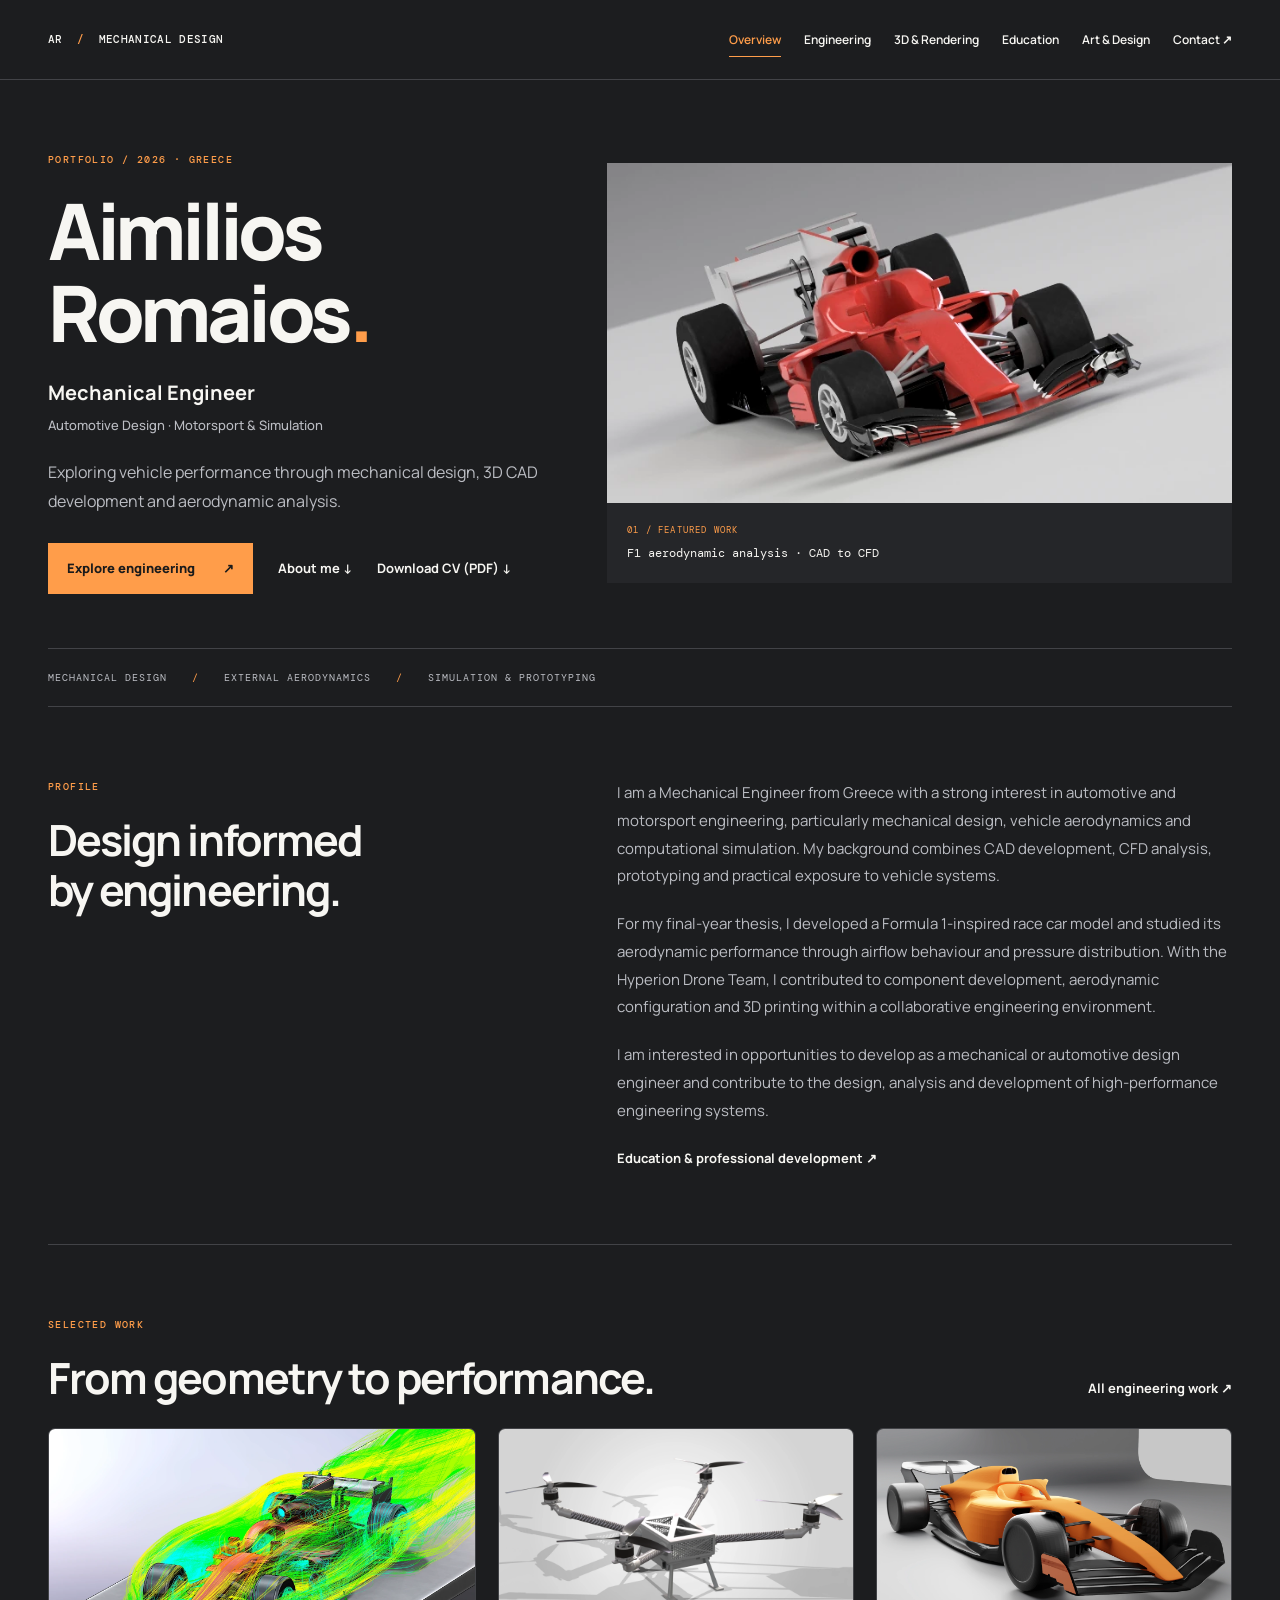
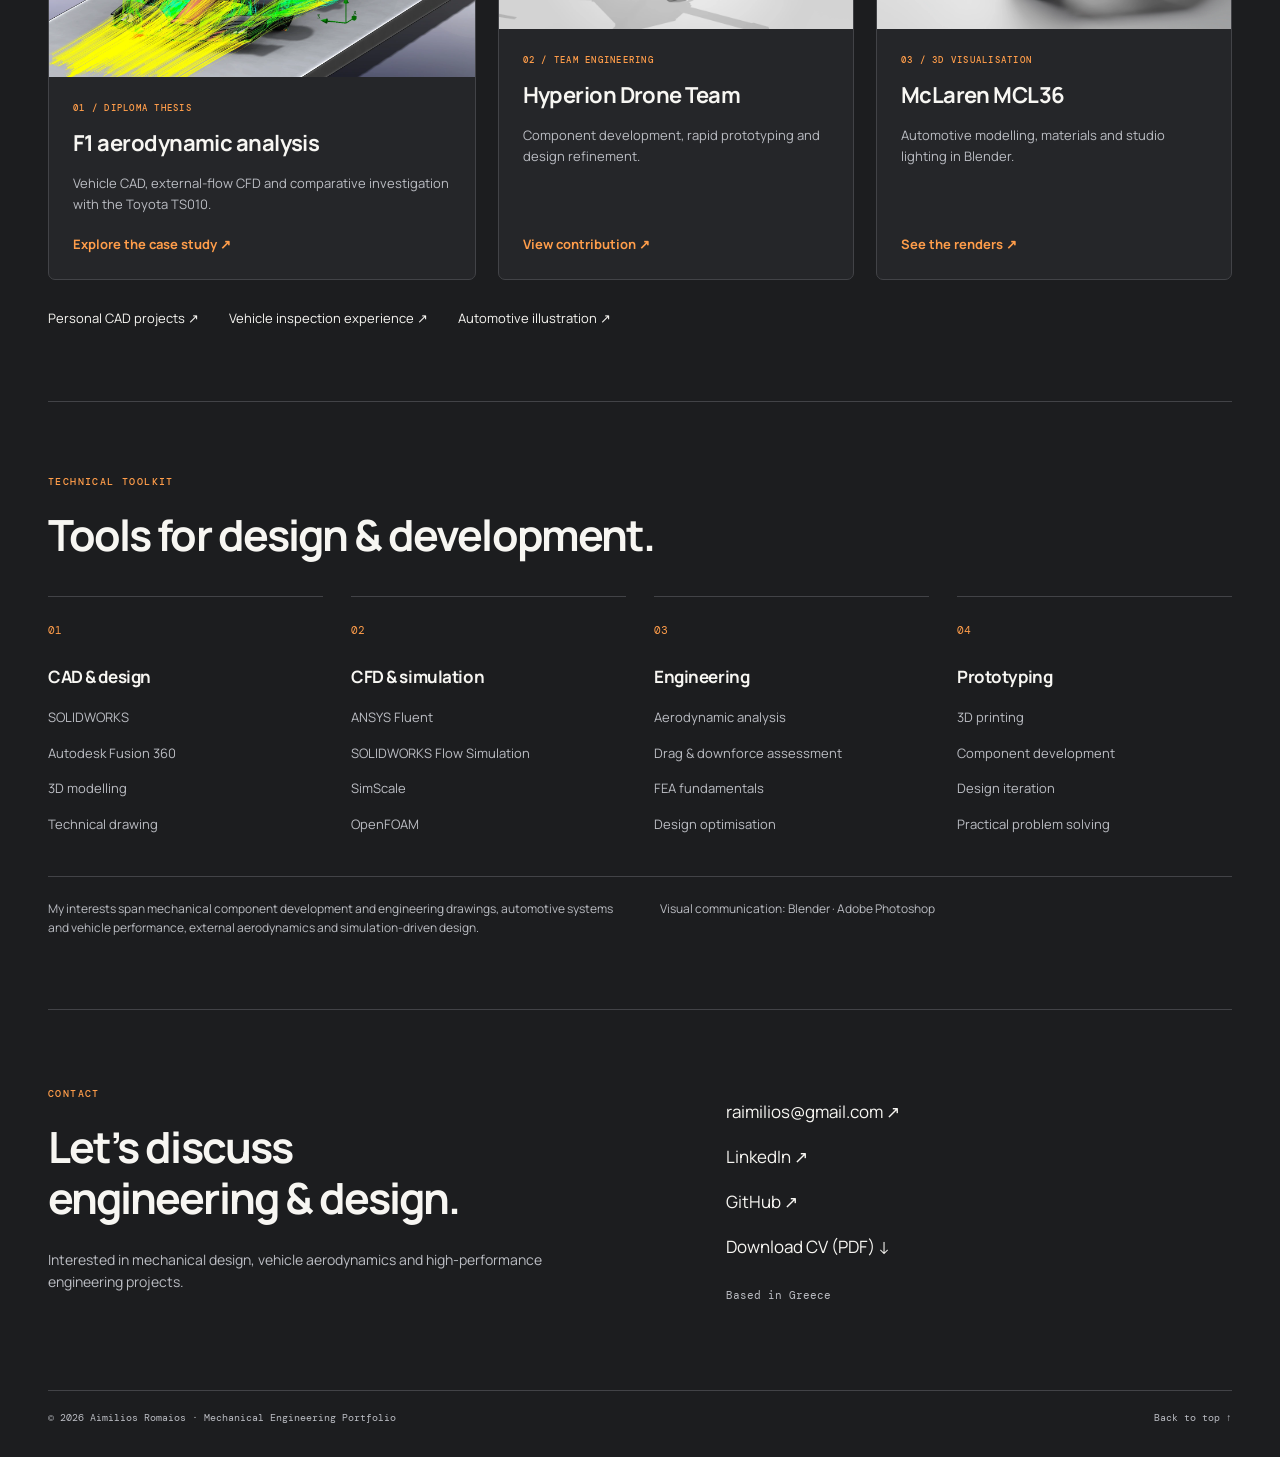
<file: index.html>
<!doctype html>
<html lang="en">
<head>
  <meta charset="UTF-8" />
  <meta name="viewport" content="width=device-width, initial-scale=1" />
  <meta name="description" content="Aimilios Romaios — mechanical engineer in Greece. Explore CAD, CFD, automotive design, UAV development and automotive illustration." />
  <title>Aimilios Romaios | Mechanical Design Portfolio</title>
  <link rel="preconnect" href="https://fonts.googleapis.com" />
  <link rel="preconnect" href="https://fonts.gstatic.com" crossorigin />
  <link href="https://fonts.googleapis.com/css2?family=DM+Mono:wght@400;500&family=Manrope:wght@400;500;600;700;800&display=swap" rel="stylesheet" />
  <link rel="stylesheet" href="styles.css?v=dc5e56f8a6e1" />
  <script src="script.js?v=663378ab82b4" defer></script>
</head>
<body>
  <a class="skip-link" href="#main">Skip to content</a>
  <header class="site-header">
    <a class="brand" href="index.html" aria-label="Aimilios Romaios home">AR<span> / </span>MECHANICAL DESIGN</a>
    <button class="menu-toggle" aria-controls="site-nav" aria-expanded="false" hidden>Menu <span aria-hidden="true">+</span></button>
    <nav id="site-nav" aria-label="Main navigation">
      <a href="index.html" aria-current="page">Overview</a><a href="engineering.html">Engineering</a><a href="visualisation.html">3D &amp; Rendering</a><a href="education.html">Education</a><a href="creative.html">Art &amp; Design</a><a href="index.html#contact">Contact ↗</a>
    </nav>
  </header>
  <main id="main" class="page-shell">
    <section class="home-hero" aria-labelledby="name">
      <div class="hero-copy">
        <p class="eyebrow">PORTFOLIO / 2026 · GREECE</p>
        <h1 id="name">Aimilios<br />Romaios<span class="accent">.</span></h1>
        <p class="hero-role">Mechanical Engineer<br /><span>Automotive Design · Motorsport &amp; Simulation</span></p>
        <p class="intro">Exploring vehicle performance through mechanical design, 3D CAD development and aerodynamic analysis.</p>
        <div class="actions"><a class="button" href="engineering.html">Explore engineering <span aria-hidden="true">↗</span></a><a class="text-link" href="#profile">About me ↓</a><a class="text-link" href="AIMILIOS_ROMAIOS_CV.pdf" download="AIMILIOS_ROMAIOS_CV.pdf">Download CV (PDF) ↓</a></div>
      </div>
      <figure class="hero-visual">
        <img src="ferrari-cover.webp" alt="Red Formula 1-inspired race car developed in CAD" fetchpriority="high" width="723" height="393" />
        <figcaption><span>01 / FEATURED WORK</span>F1 aerodynamic analysis · CAD to CFD</figcaption>
      </figure>
    </section>
    <div class="identity-strip"><span>Mechanical design</span><span>External aerodynamics</span><span>Simulation &amp; prototyping</span></div>
    <section id="profile" class="section-block profile-layout" aria-labelledby="profile-title">
      <div><p class="eyebrow">PROFILE</p><h2 id="profile-title" class="section-title">Design informed<br />by engineering.</h2></div>
      <div class="prose"><p>I am a Mechanical Engineer from Greece with a strong interest in automotive and motorsport engineering, particularly mechanical design, vehicle aerodynamics and computational simulation. My background combines CAD development, CFD analysis, prototyping and practical exposure to vehicle systems.</p><p>For my final-year thesis, I developed a Formula 1-inspired race car model and studied its aerodynamic performance through airflow behaviour and pressure distribution. With the Hyperion Drone Team, I contributed to component development, aerodynamic configuration and 3D printing within a collaborative engineering environment.</p><p>I am interested in opportunities to develop as a mechanical or automotive design engineer and contribute to the design, analysis and development of high-performance engineering systems.</p><a class="text-link" href="education.html">Education &amp; professional development ↗</a></div>
    </section>
    <section class="section-block" aria-labelledby="selected-title">
      <div class="section-heading"><div><p class="eyebrow">SELECTED WORK</p><h2 id="selected-title" class="section-title">From geometry to performance.</h2></div><a class="text-link" href="engineering.html">All engineering work ↗</a></div>
      <div class="work-grid">
        <a class="work-card work-featured" href="engineering.html#f1"><img src="f1-velocity.webp" alt="Flow streamlines surrounding the Formula 1-inspired car" loading="lazy" width="1484" height="862" /><div><p class="mini-label">01 / DIPLOMA THESIS</p><h3>F1 aerodynamic analysis</h3><p>Vehicle CAD, external-flow CFD and comparative investigation with the Toyota TS010.</p><span class="text-link">Explore the case study ↗</span></div></a>
        <a class="work-card" href="engineering.html#hyperion"><img src="hyperion-cad.webp" alt="Hyperion UAV CAD assembly" loading="lazy" width="1920" height="1080" /><div><p class="mini-label">02 / TEAM ENGINEERING</p><h3>Hyperion Drone Team</h3><p>Component development, rapid prototyping and design refinement.</p><span class="text-link">View contribution ↗</span></div></a>
        <a class="work-card" href="visualisation.html#mcl36"><img src="mcl36-front.webp" alt="Papaya-orange McLaren MCL36 Blender render" loading="lazy" width="2560" height="1440" /><div><p class="mini-label">03 / 3D VISUALISATION</p><h3>McLaren MCL36</h3><p>Automotive modelling, materials and studio lighting in Blender.</p><span class="text-link">See the renders ↗</span></div></a>
      </div>
      <div class="index-links"><a href="engineering.html#personal">Personal CAD projects ↗</a><a href="engineering.html#kteo">Vehicle inspection experience ↗</a><a href="creative.html">Automotive illustration ↗</a></div>
    </section>
    <section id="toolkit" class="section-block" aria-labelledby="toolkit-title">
      <p class="eyebrow">TECHNICAL TOOLKIT</p><h2 id="toolkit-title" class="section-title">Tools for design &amp; development.</h2>
      <div class="toolkit-grid">
        <section><span class="tool-number">01</span><h3>CAD &amp; design</h3><ul class="plain-list"><li>SOLIDWORKS</li><li>Autodesk Fusion 360</li><li>3D modelling</li><li>Technical drawing</li></ul></section>
        <section><span class="tool-number">02</span><h3>CFD &amp; simulation</h3><ul class="plain-list"><li>ANSYS Fluent</li><li>SOLIDWORKS Flow Simulation</li><li>SimScale</li><li>OpenFOAM</li></ul></section>
        <section><span class="tool-number">03</span><h3>Engineering</h3><ul class="plain-list"><li>Aerodynamic analysis</li><li>Drag &amp; downforce assessment</li><li>FEA fundamentals</li><li>Design optimisation</li></ul></section>
        <section><span class="tool-number">04</span><h3>Prototyping</h3><ul class="plain-list"><li>3D printing</li><li>Component development</li><li>Design iteration</li><li>Practical problem solving</li></ul></section>
      </div>
      <div class="toolkit-note"><p>My interests span mechanical component development and engineering drawings, automotive systems and vehicle performance, external aerodynamics and simulation-driven design.</p><p>Visual communication: Blender · Adobe Photoshop</p></div>
    </section>
    <section id="contact" class="contact-section" aria-labelledby="contact-title"><div><p class="eyebrow">CONTACT</p><h2 id="contact-title" class="section-title">Let’s discuss<br />engineering &amp; design.</h2><p>Interested in mechanical design, vehicle aerodynamics and high-performance engineering projects.</p></div><div class="contact-stack"><a href="mailto:raimilios@gmail.com">raimilios@gmail.com ↗</a><a href="https://www.linkedin.com/in/aimilios-romaios-1a919a291/" target="_blank" rel="noreferrer">LinkedIn ↗</a><a href="https://github.com/aimiliosromaios" target="_blank" rel="noreferrer">GitHub ↗</a><a href="AIMILIOS_ROMAIOS_CV.pdf" download="AIMILIOS_ROMAIOS_CV.pdf">Download CV (PDF) ↓</a><span>Based in Greece</span></div></section>
    <footer><span>© <span id="year">2026</span> Aimilios Romaios · Mechanical Engineering Portfolio</span><a href="#main">Back to top ↑</a></footer>
  </main>
</body>
</html>
</file>
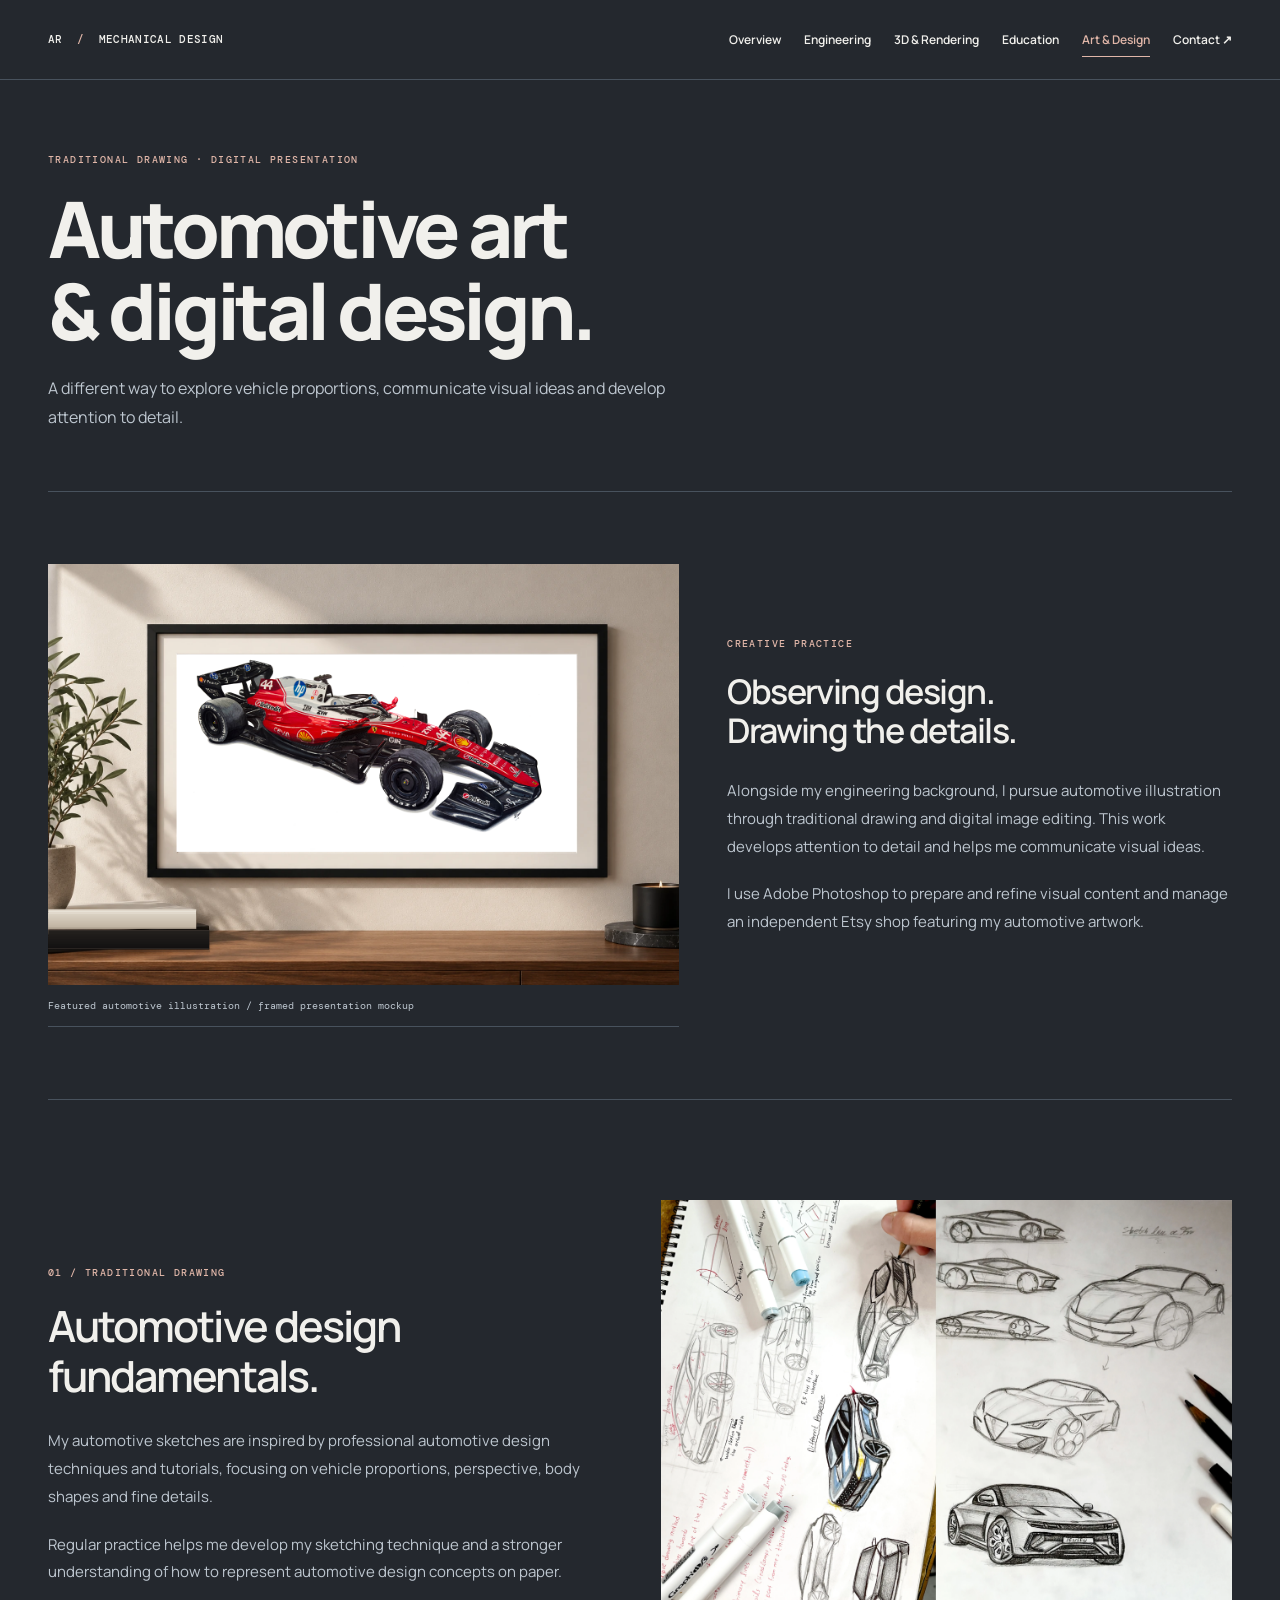
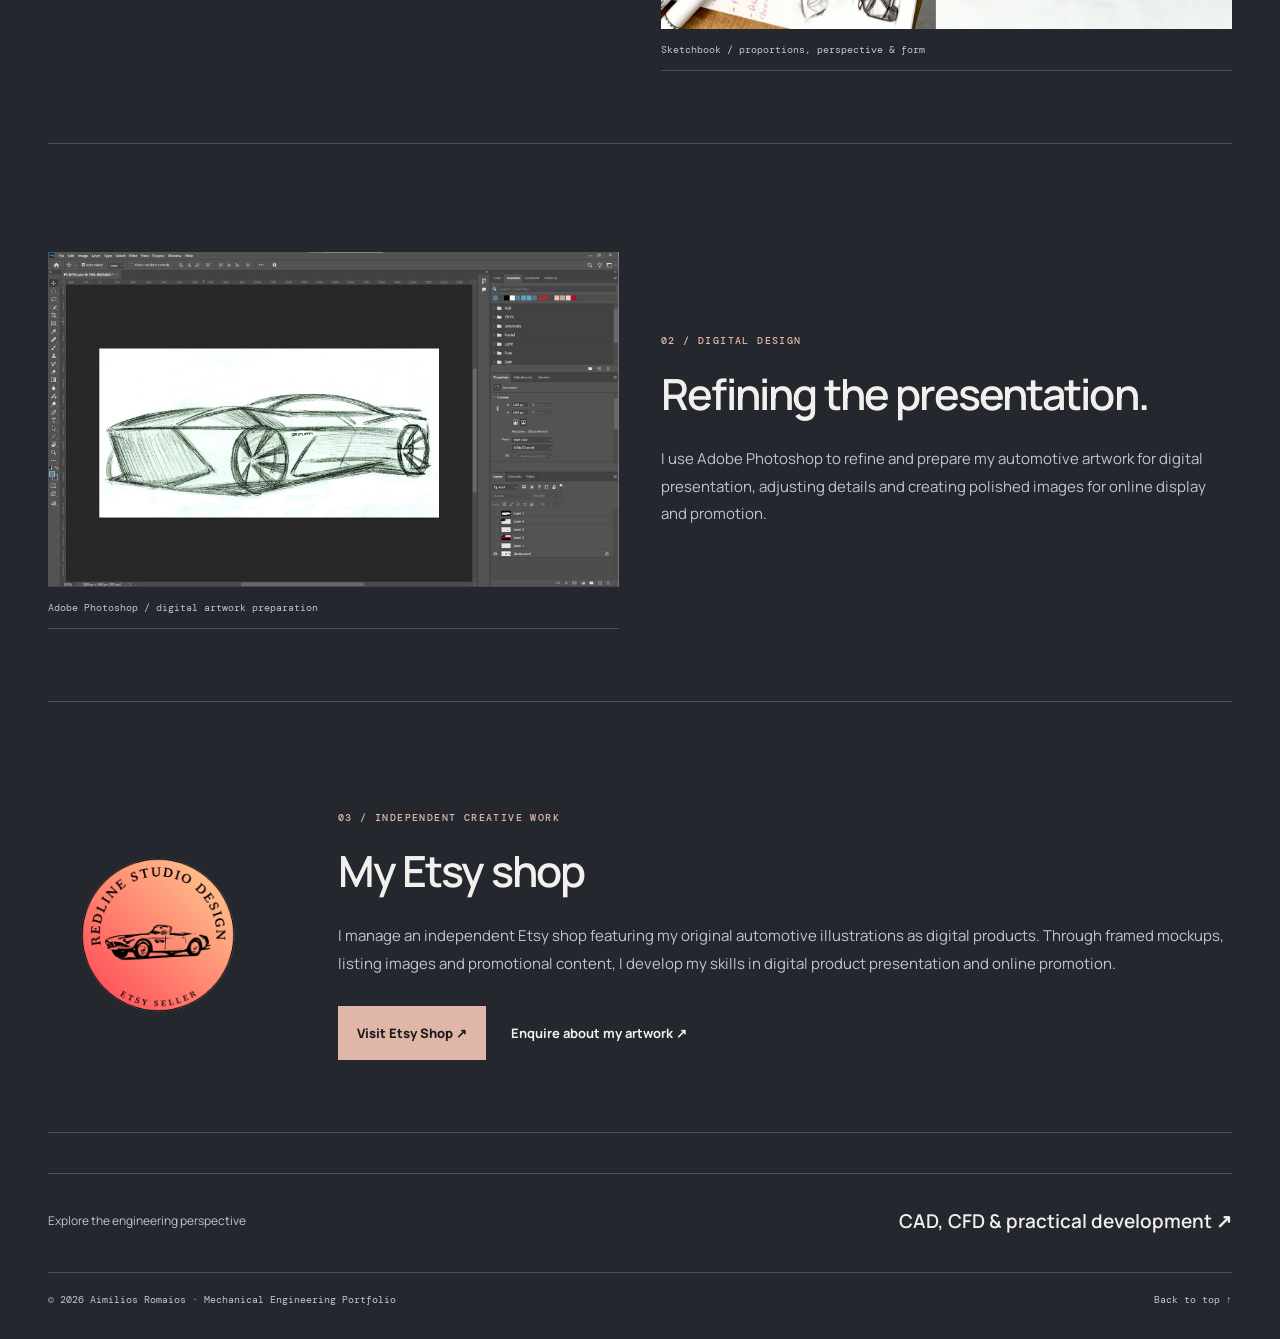
<file: creative.html>
<!doctype html>
<html lang="en">
<head><meta charset="UTF-8" /><meta name="viewport" content="width=device-width, initial-scale=1" /><meta name="description" content="Automotive illustration, Photoshop design and independent Etsy creative work by Aimilios Romaios." /><title>Art &amp; Design | Aimilios Romaios</title><link rel="preconnect" href="https://fonts.googleapis.com" /><link rel="preconnect" href="https://fonts.gstatic.com" crossorigin /><link href="https://fonts.googleapis.com/css2?family=DM+Mono:wght@400;500&family=Manrope:wght@400;500;600;700;800&display=swap" rel="stylesheet" /><link rel="stylesheet" href="styles.css?v=dc5e56f8a6e1" /><script src="script.js?v=663378ab82b4" defer></script></head>
<body class="creative-theme">
  <a class="skip-link" href="#main">Skip to content</a>
  <header class="site-header"><a class="brand" href="index.html" aria-label="Aimilios Romaios home">AR<span> / </span>MECHANICAL DESIGN</a><button class="menu-toggle" aria-controls="site-nav" aria-expanded="false" hidden>Menu <span aria-hidden="true">+</span></button><nav id="site-nav" aria-label="Main navigation"><a href="index.html">Overview</a><a href="engineering.html">Engineering</a><a href="visualisation.html">3D &amp; Rendering</a><a href="education.html">Education</a><a href="creative.html" aria-current="page">Art &amp; Design</a><a href="index.html#contact">Contact ↗</a></nav></header>
  <main id="main" class="page-shell">
    <header class="hero"><p class="eyebrow">TRADITIONAL DRAWING · DIGITAL PRESENTATION</p><h1>Automotive art<br />&amp; digital design.</h1><p class="intro">A different way to explore vehicle proportions, communicate visual ideas and develop attention to detail.</p></header>
    <section class="section-block art-feature" aria-labelledby="creative-title"><figure class="gallery-figure"><a href="art-framed.webp" data-lightbox><img src="art-framed.webp" alt="Framed presentation mockup featuring a red Formula 1 car illustration" fetchpriority="high" width="1536" height="1024" /></a><figcaption>Featured automotive illustration / framed presentation mockup</figcaption></figure><div class="prose"><p class="eyebrow">CREATIVE PRACTICE</p><h2 class="section-title" id="creative-title">Observing design.<br />Drawing the details.</h2><p>Alongside my engineering background, I pursue automotive illustration through traditional drawing and digital image editing. This work develops attention to detail and helps me communicate visual ideas.</p><p>I use Adobe Photoshop to prepare and refine visual content and manage an independent Etsy shop featuring my automotive artwork.</p></div></section>
    <section class="section-block split-layout" aria-labelledby="sketch-title"><div class="prose"><p class="eyebrow">01 / TRADITIONAL DRAWING</p><h2 class="section-title" id="sketch-title">Automotive design fundamentals.</h2><p>My automotive sketches are inspired by professional automotive design techniques and tutorials, focusing on vehicle proportions, perspective, body shapes and fine details.</p><p>Regular practice helps me develop my sketching technique and a stronger understanding of how to represent automotive design concepts on paper.</p></div><figure class="gallery-figure"><a href="automotive-sketches.webp" data-lightbox><img src="automotive-sketches.webp" alt="Sketchbook studies of automotive proportions and perspective" loading="lazy" width="5416" height="4067" /></a><figcaption>Sketchbook / proportions, perspective &amp; form</figcaption></figure></section>
    <section class="section-block split-layout" aria-labelledby="photoshop-title"><figure class="gallery-figure"><a href="photoshop-design.webp" data-lightbox><img src="photoshop-design.webp" alt="Automotive drawing being refined in Adobe Photoshop" loading="lazy" width="1840" height="1080" /></a><figcaption>Adobe Photoshop / digital artwork preparation</figcaption></figure><div class="prose"><p class="eyebrow">02 / DIGITAL DESIGN</p><h2 class="section-title" id="photoshop-title">Refining the presentation.</h2><p>I use Adobe Photoshop to refine and prepare my automotive artwork for digital presentation, adjusting details and creating polished images for online display and promotion.</p></div></section>
    <section class="section-block shop-layout" aria-labelledby="shop-title"><img class="shop-logo" src="etsy-logo.webp" alt="Redline Studio Design Etsy seller logo" loading="lazy" width="500" height="500" /><div class="prose"><p class="eyebrow">03 / INDEPENDENT CREATIVE WORK</p><h2 class="section-title" id="shop-title">My Etsy shop</h2><p>I manage an independent Etsy shop featuring my original automotive illustrations as digital products. Through framed mockups, listing images and promotional content, I develop my skills in digital product presentation and online promotion.</p><div class="actions"><a class="button" href="https://redlinestudiodesign7.etsy.com/" target="_blank" rel="noopener noreferrer">Visit Etsy Shop ↗</a><a class="text-link" href="mailto:raimilios@gmail.com?subject=Automotive%20artwork%20enquiry">Enquire about my artwork ↗</a></div></div></section>
    <a class="next-page" href="engineering.html">Explore the engineering perspective <span>CAD, CFD &amp; practical development ↗</span></a>
    <footer><span>© <span id="year">2026</span> Aimilios Romaios · Mechanical Engineering Portfolio</span><a href="#main">Back to top ↑</a></footer>
  </main>
</body>
</html>
</file>
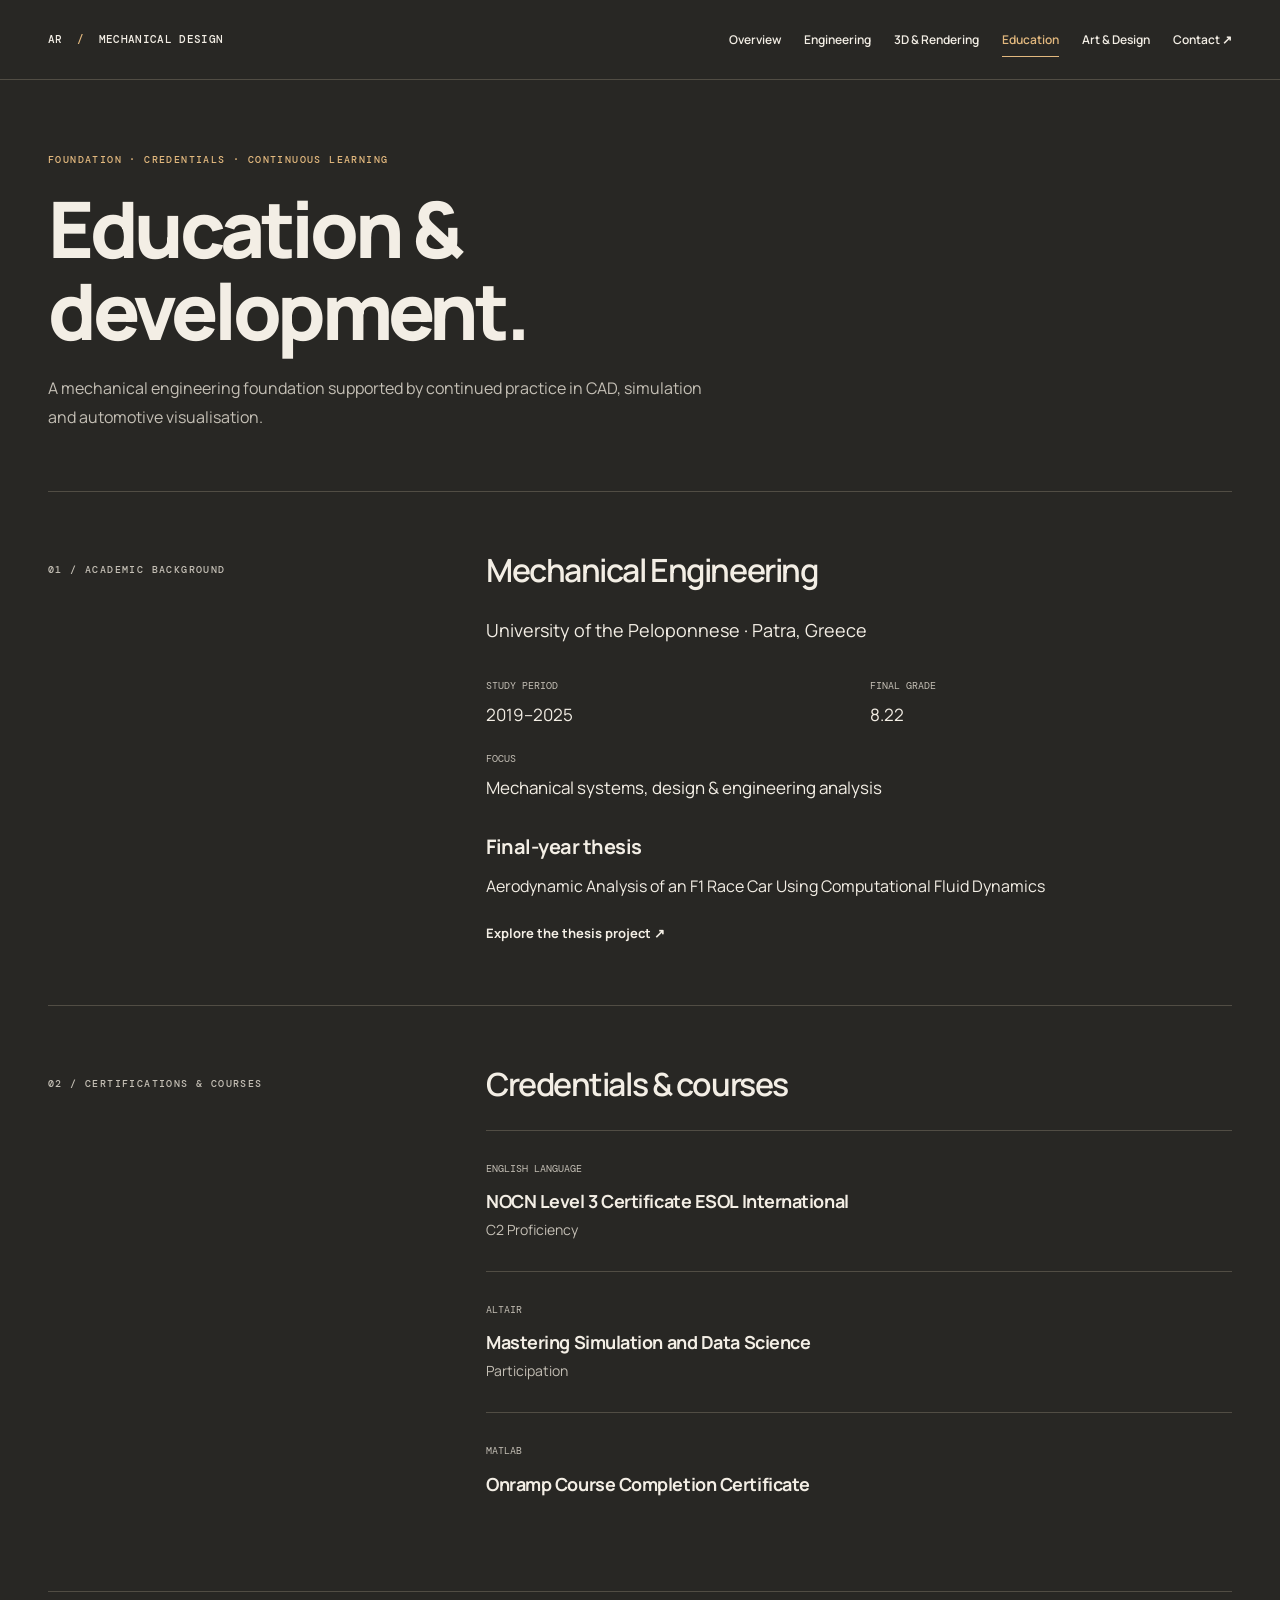
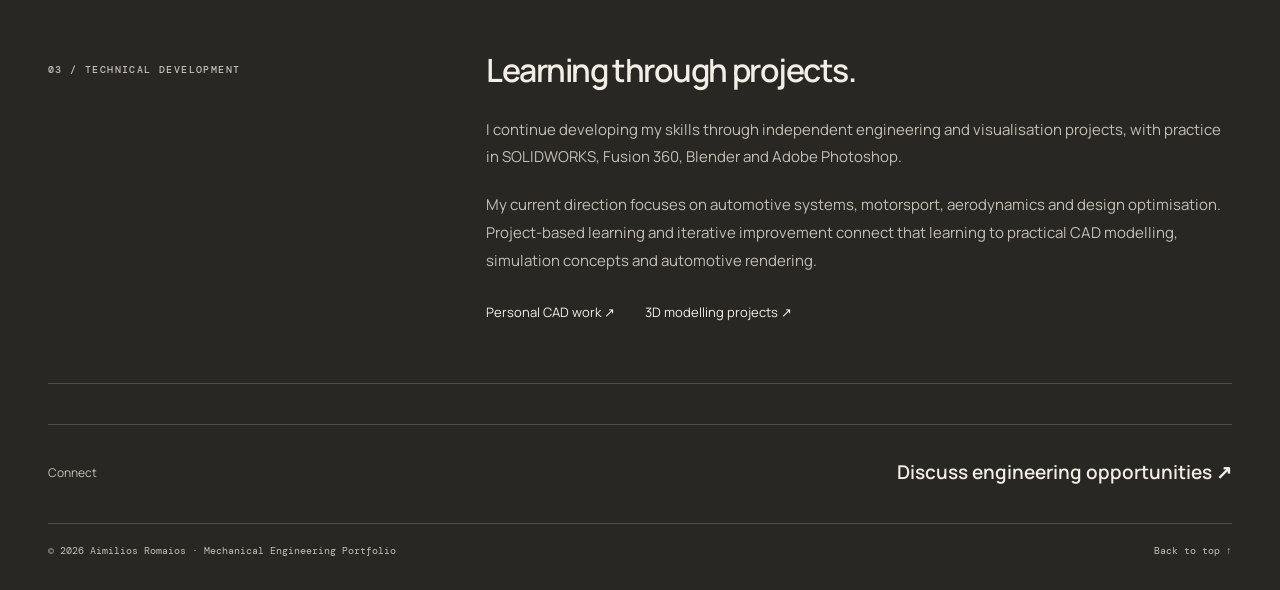
<file: education.html>
<!doctype html>
<html lang="en">
<head><meta charset="UTF-8" /><meta name="viewport" content="width=device-width, initial-scale=1" /><meta name="description" content="Aimilios Romaios: Mechanical Engineering at the University of the Peloponnese, certifications and continued technical development." /><title>Education | Aimilios Romaios</title><link rel="preconnect" href="https://fonts.googleapis.com" /><link rel="preconnect" href="https://fonts.gstatic.com" crossorigin /><link href="https://fonts.googleapis.com/css2?family=DM+Mono:wght@400;500&family=Manrope:wght@400;500;600;700;800&display=swap" rel="stylesheet" /><link rel="stylesheet" href="styles.css?v=dc5e56f8a6e1" /><script src="script.js?v=663378ab82b4" defer></script></head>
<body class="education-theme">
  <a class="skip-link" href="#main">Skip to content</a>
  <header class="site-header"><a class="brand" href="index.html" aria-label="Aimilios Romaios home">AR<span> / </span>MECHANICAL DESIGN</a><button class="menu-toggle" aria-controls="site-nav" aria-expanded="false" hidden>Menu <span aria-hidden="true">+</span></button><nav id="site-nav" aria-label="Main navigation"><a href="index.html">Overview</a><a href="engineering.html">Engineering</a><a href="visualisation.html">3D &amp; Rendering</a><a href="education.html" aria-current="page">Education</a><a href="creative.html">Art &amp; Design</a><a href="index.html#contact">Contact ↗</a></nav></header>
  <main id="main" class="page-shell">
    <header class="hero"><p class="eyebrow">FOUNDATION · CREDENTIALS · CONTINUOUS LEARNING</p><h1>Education &amp;<br />development.</h1><p class="intro">A mechanical engineering foundation supported by continued practice in CAD, simulation and automotive visualisation.</p></header>
    <section class="credential-row" aria-labelledby="academic-title"><p class="eyebrow">01 / ACADEMIC BACKGROUND</p><div><h2 class="section-title" id="academic-title">Mechanical Engineering</h2><p class="institution">University of the Peloponnese · Patra, Greece</p><dl class="academic-facts"><div><dt>Study period</dt><dd>2019–2025</dd></div><div><dt>Final grade</dt><dd>8.22</dd></div><div><dt>Focus</dt><dd>Mechanical systems, design &amp; engineering analysis</dd></div></dl><h3>Final-year thesis</h3><p>Aerodynamic Analysis of an F1 Race Car Using Computational Fluid Dynamics</p><a class="text-link" href="engineering.html#f1">Explore the thesis project ↗</a></div></section>
    <section class="credential-row" aria-labelledby="cert-title"><p class="eyebrow">02 / CERTIFICATIONS &amp; COURSES</p><div><h2 class="section-title" id="cert-title">Credentials &amp; courses</h2><ul class="credential-list"><li><span>English language</span><h3>NOCN Level 3 Certificate ESOL International</h3><p>C2 Proficiency</p></li><li><span>Altair</span><h3>Mastering Simulation and Data Science</h3><p>Participation</p></li><li><span>MATLAB</span><h3>Onramp Course Completion Certificate</h3></li></ul></div></section>
    <section class="credential-row" aria-labelledby="learning-title"><p class="eyebrow">03 / TECHNICAL DEVELOPMENT</p><div><h2 class="section-title" id="learning-title">Learning through projects.</h2><div class="prose"><p>I continue developing my skills through independent engineering and visualisation projects, with practice in SOLIDWORKS, Fusion 360, Blender and Adobe Photoshop.</p><p>My current direction focuses on automotive systems, motorsport, aerodynamics and design optimisation. Project-based learning and iterative improvement connect that learning to practical CAD modelling, simulation concepts and automotive rendering.</p></div><div class="index-links"><a href="engineering.html#personal">Personal CAD work ↗</a><a href="visualisation.html">3D modelling projects ↗</a></div></div></section>
    <a class="next-page" href="index.html#contact">Connect <span>Discuss engineering opportunities ↗</span></a>
    <footer><span>© <span id="year">2026</span> Aimilios Romaios · Mechanical Engineering Portfolio</span><a href="#main">Back to top ↑</a></footer>
  </main>
</body>
</html>
</file>
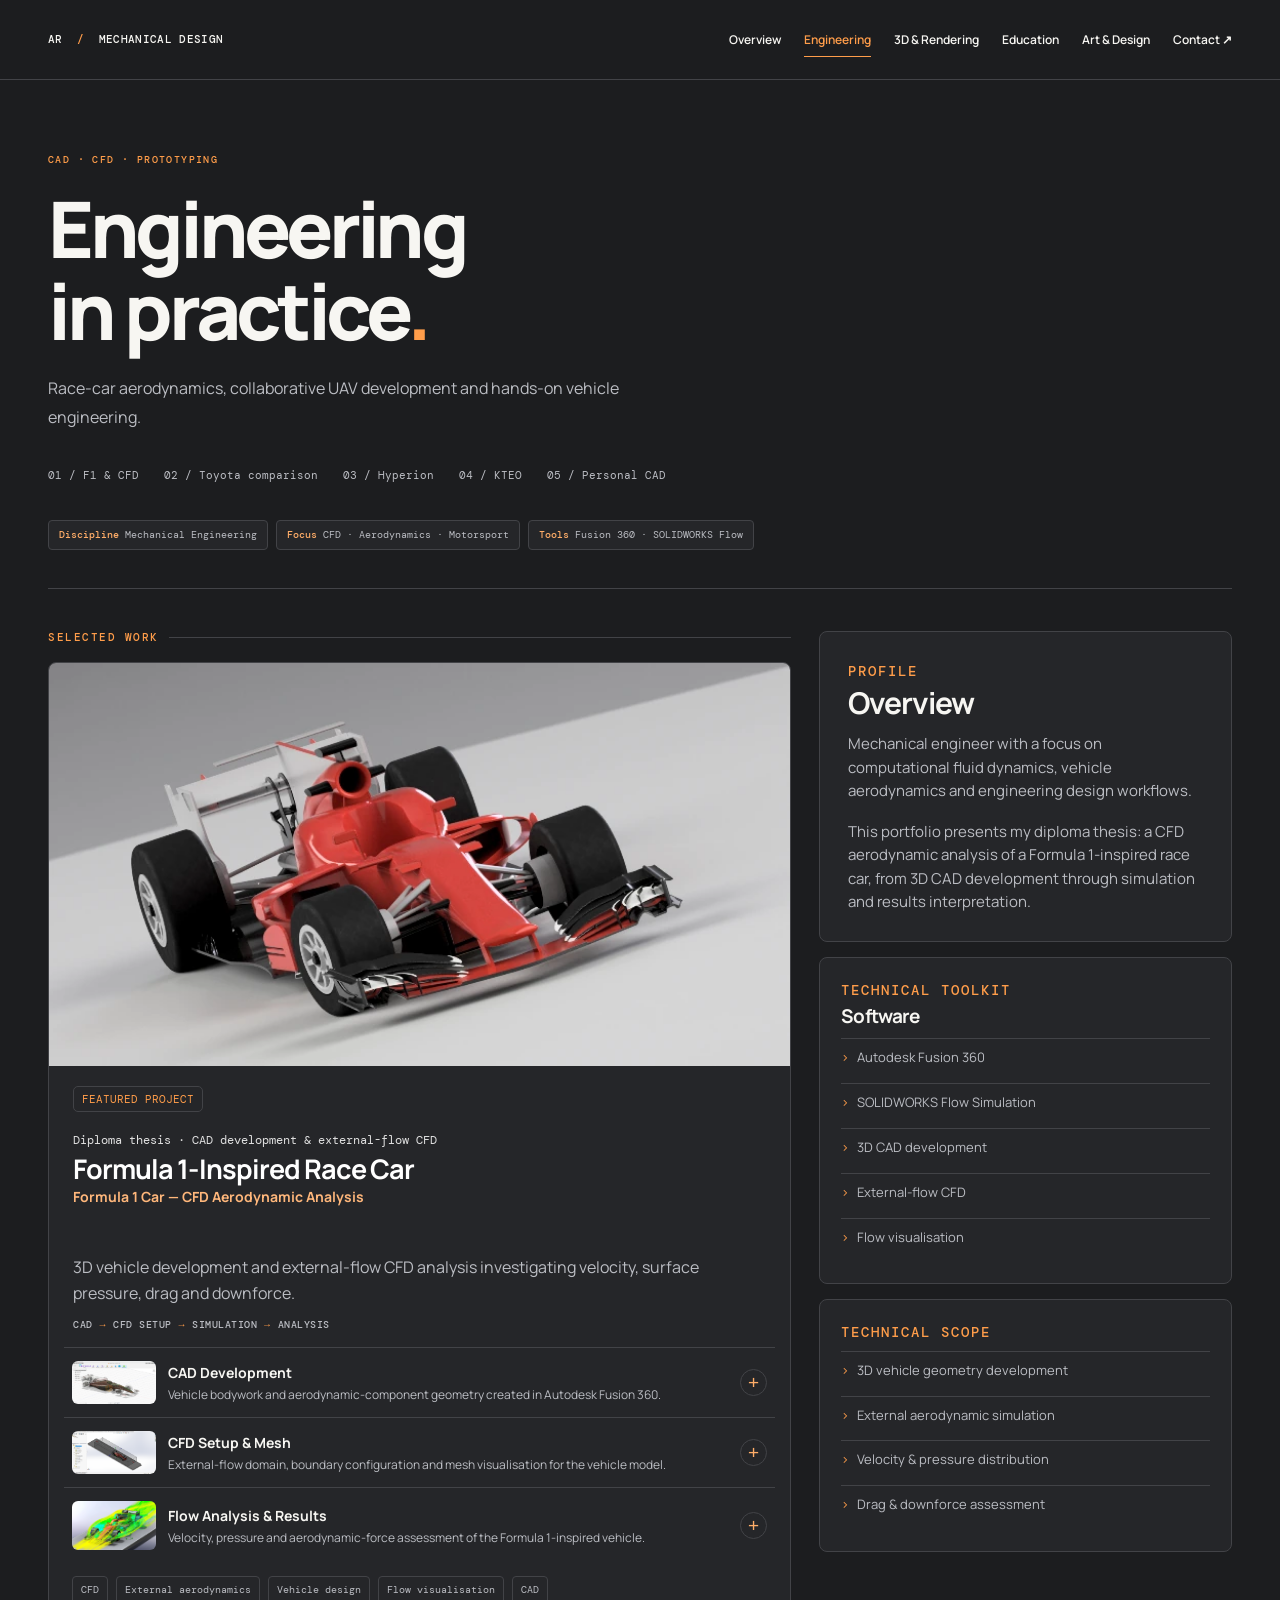
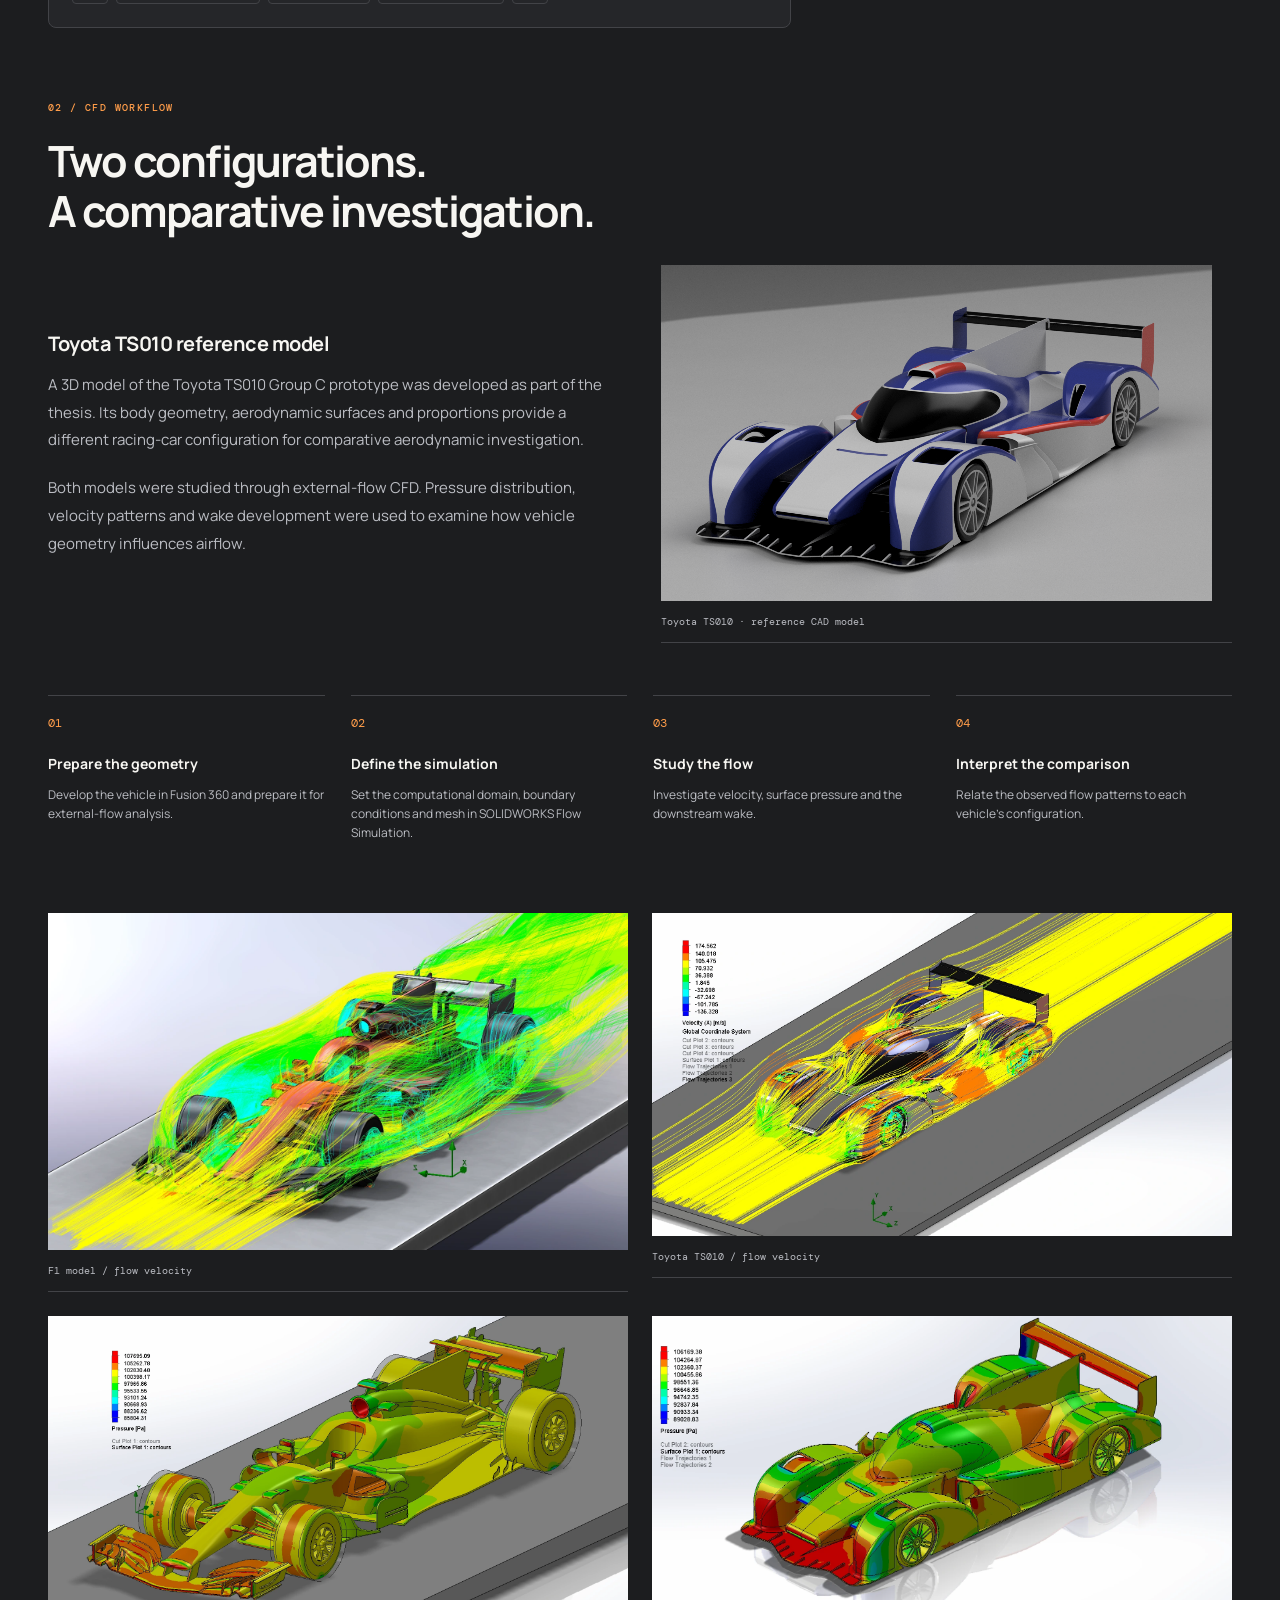
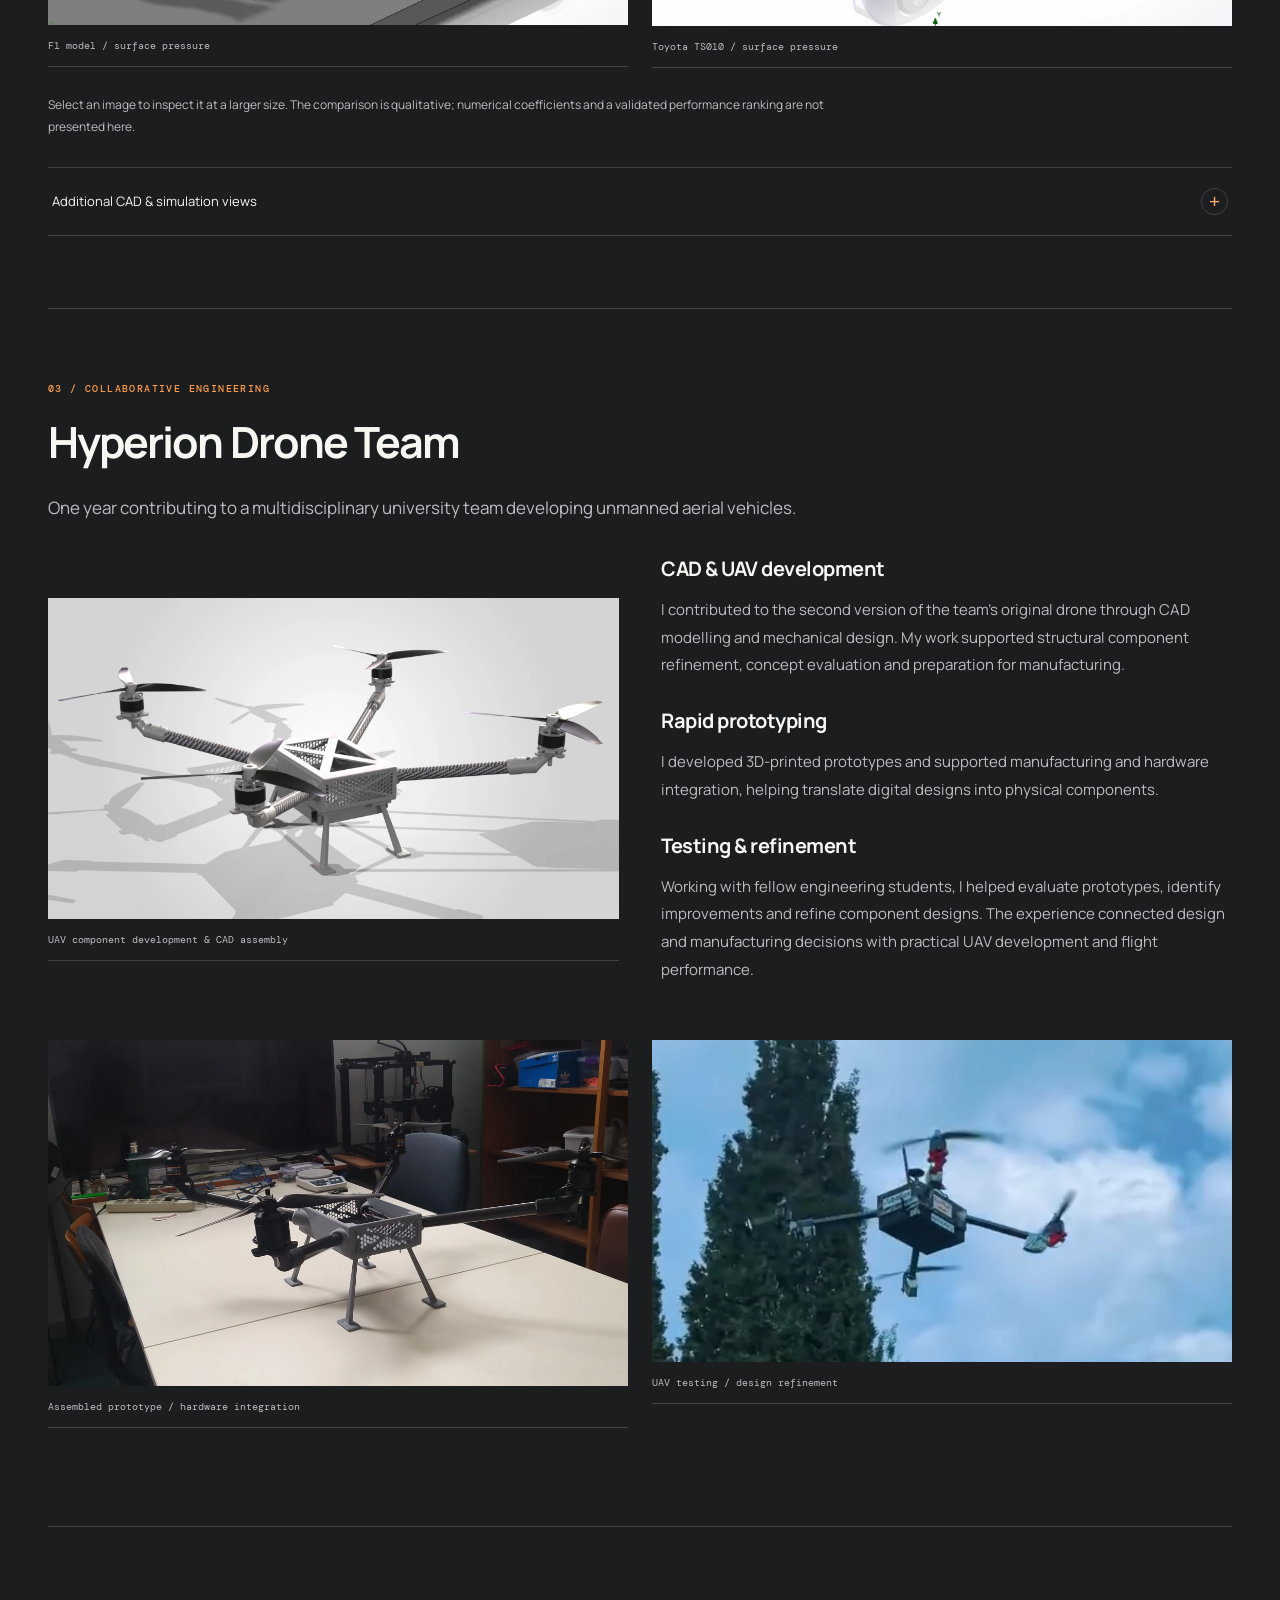
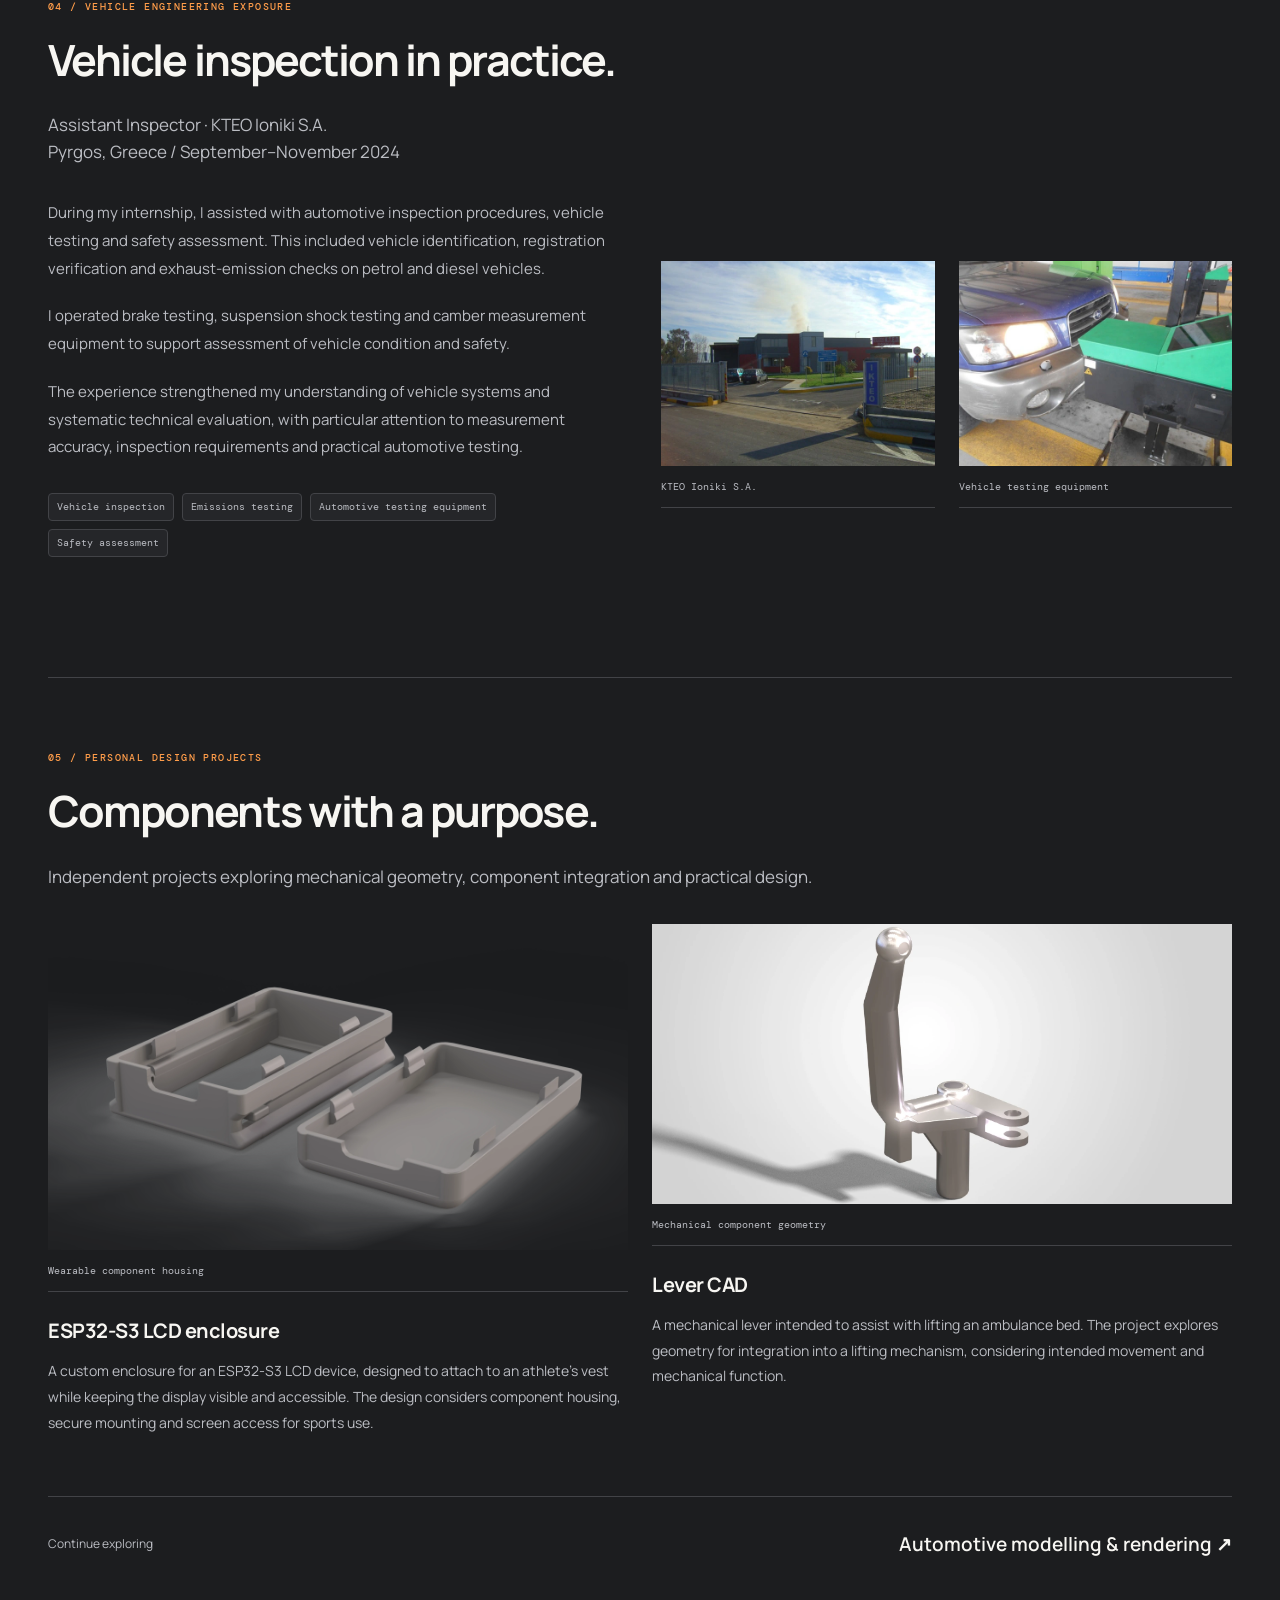
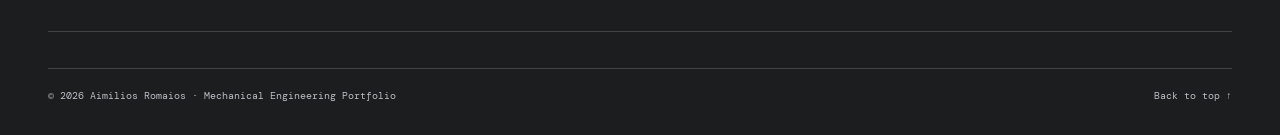
<file: engineering.html>
<!doctype html>
<html lang="en">
  <head>
    <meta charset="UTF-8" />
    <meta name="viewport" content="width=device-width, initial-scale=1.0" />
    <meta name="description" content="Aimilios Romaios — Mechanical Engineering, CFD and Aerodynamics portfolio." />
    <title>Engineering | Aimilios Romaios</title>
    <link rel="preconnect" href="https://fonts.googleapis.com" />
    <link rel="preconnect" href="https://fonts.gstatic.com" crossorigin />
    <link href="https://fonts.googleapis.com/css2?family=DM+Mono:wght@400;500&family=Manrope:wght@400;500;600;700;800&display=swap" rel="stylesheet" />
    <link rel="stylesheet" href="styles.css?v=dc5e56f8a6e1" />
  </head>
  <body>
    <a class="skip-link" href="#main">Skip to content</a>
    <header class="site-header"><a class="brand" href="index.html" aria-label="Aimilios Romaios home">AR<span> / </span>MECHANICAL DESIGN</a><button class="menu-toggle" aria-controls="site-nav" aria-expanded="false" hidden>Menu <span aria-hidden="true">+</span></button><nav id="site-nav" aria-label="Main navigation"><a href="index.html">Overview</a><a href="engineering.html" aria-current="page">Engineering</a><a href="visualisation.html">3D &amp; Rendering</a><a href="education.html">Education</a><a href="creative.html">Art &amp; Design</a><a href="index.html#contact">Contact ↗</a></nav></header>
    <main class="page-shell" id="main">
      <header class="hero" id="top">
        <p class="eyebrow">CAD · CFD · PROTOTYPING</p>
        <h1>Engineering<br />in practice<span class="accent">.</span></h1>
        <p class="intro">Race-car aerodynamics, collaborative UAV development and hands-on vehicle engineering.</p>
        <nav class="section-nav" aria-label="Engineering sections"><a href="#f1">01 / F1 &amp; CFD</a><a href="#comparison">02 / Toyota comparison</a><a href="#hyperion">03 / Hyperion</a><a href="#kteo">04 / KTEO</a><a href="#personal">05 / Personal CAD</a></nav>
        <div class="identity-tags" aria-label="Profile summary">
          <span><b>Discipline</b> Mechanical Engineering</span>
          <span><b>Focus</b> CFD · Aerodynamics · Motorsport</span>
          <span><b>Tools</b> Fusion 360 · SOLIDWORKS Flow</span>
        </div>
      </header>

      <div class="content-grid">
        <section id="f1" aria-labelledby="projects-title">
          <div class="section-label"><span>Selected work</span><i></i></div>
          <article class="project-card">
            <div class="project-hero">
              <img src="ferrari-cover.webp" alt="Formula 1-inspired race car CAD render" width="723" height="393" />
              <span class="project-badge">Featured project</span>
              <div class="image-shade"></div>
              <div class="project-title">
                <p>Diploma thesis · CAD development & external-flow CFD</p>
                <h2 id="projects-title">Formula 1-Inspired Race Car</h2>
                <span>Formula 1 Car — CFD Aerodynamic Analysis</span>
              </div>
            </div>

            <div class="project-summary">
              <p>3D vehicle development and external-flow CFD analysis investigating velocity, surface pressure, drag and downforce.</p>
              <div class="workflow" aria-label="Engineering workflow">
                <span>CAD</span><i>→</i><span>CFD setup</span><i>→</i><span>Simulation</span><i>→</i><span>Analysis</span>
              </div>
            </div>

            <div class="accordions">
              <details>
                <summary>
                  <img src="fusion-workspace.webp" alt="Formula 1-inspired car model in Fusion 360" width="893" height="453" />
                  <span><b>CAD Development</b><small>Vehicle bodywork and aerodynamic-component geometry created in Autodesk Fusion 360.</small></span>
                </summary>
                <div class="detail-content two-column">
                  <p>A 3D Formula 1-inspired vehicle model was developed as the geometric foundation for the aerodynamic study. The model includes the principal bodywork and aerodynamic components used in the simulation.</p>
                  <ul><li>3D vehicle-geometry development</li><li>Bodywork and aerodynamic components</li><li>Simulation-ready CAD preparation</li></ul>
                </div>
              </details>

              <details>
                <summary>
                  <img src="simulation-domain.webp" alt="External-flow CFD computational domain" width="1043" height="538" />
                  <span><b>CFD Setup & Mesh</b><small>External-flow domain, boundary configuration and mesh visualisation for the vehicle model.</small></span>
                </summary>
                <div class="detail-content setup-grid">
                  <figure><a href="simulation-domain.webp" data-lightbox><img src="simulation-domain.webp" alt="Computational domain around vehicle" width="1043" height="538" /></a><figcaption>External-flow computational domain</figcaption></figure>
                  <figure><a href="simulation-mesh.webp" data-lightbox><img src="simulation-mesh.webp" alt="Mesh refinement around vehicle" width="621" height="382" /></a><figcaption>Mesh visualisation</figcaption></figure>
                  <p>The computational domain encloses the vehicle to capture upstream flow, interaction with the bodywork and the downstream wake. Boundary conditions define incoming airflow, outlet pressure and fluid interaction with vehicle surfaces. The mesh represents the aerodynamic surfaces and regions of potential separation and wake development.</p>
                </div>
              </details>

              <details>
                <summary>
                  <img src="f1-velocity.webp" alt="Airflow streamlines around the vehicle" width="1484" height="862" />
                  <span><b>Flow Analysis & Results</b><small>Velocity, pressure and aerodynamic-force assessment of the Formula 1-inspired vehicle.</small></span>
                </summary>
                <div class="detail-content results-grid">
                  <figure><a href="f1-velocity.webp" data-lightbox><img src="f1-velocity.webp" alt="Flow streamlines around Formula 1-inspired vehicle" width="1484" height="862" /></a><figcaption>Flow-field streamlines</figcaption></figure>
                  <figure><a href="f1-pressure.webp" data-lightbox><img src="f1-pressure.webp" alt="Surface result visualisation of Formula 1-inspired vehicle" width="1882" height="1002" /></a><figcaption>Surface-result visualisation</figcaption></figure>
                  <p>The analysis examines airflow behaviour around the vehicle and links geometry to velocity distribution, surface pressure, drag and downforce generation. These visualisations form part of the thesis, “Aerodynamic Analysis of an F1 Race Car Using Computational Fluid Dynamics.”</p>
                </div>
              </details>
            </div>
            <div class="project-tags"><span>CFD</span><span>External aerodynamics</span><span>Vehicle design</span><span>Flow visualisation</span><span>CAD</span></div>
          </article>

        </section>

        <aside class="sidebar">
          <section class="side-card profile-card">
            <p class="mini-label">Profile</p>
            <h2>Overview</h2>
            <p>Mechanical engineer with a focus on computational fluid dynamics, vehicle aerodynamics and engineering design workflows.</p>
            <p class="profile-detail">This portfolio presents my diploma thesis: a CFD aerodynamic analysis of a Formula 1-inspired race car, from 3D CAD development through simulation and results interpretation.</p>
          </section>
          <section class="side-card">
            <p class="mini-label">Technical toolkit</p>
            <h2>Software</h2>
            <ul class="skills"><li>Autodesk Fusion 360</li><li>SOLIDWORKS Flow Simulation</li><li>3D CAD development</li><li>External-flow CFD</li><li>Flow visualisation</li></ul>
          </section>
          <section class="side-card"><p class="mini-label">TECHNICAL SCOPE</p><ul class="skills"><li>3D vehicle geometry development</li><li>External aerodynamic simulation</li><li>Velocity &amp; pressure distribution</li><li>Drag &amp; downforce assessment</li></ul></section>
        </aside>
      </div>
      <section id="comparison" class="section-block" aria-labelledby="comparison-title">
        <p class="eyebrow">02 / CFD WORKFLOW</p><h2 class="section-title" id="comparison-title">Two configurations.<br />A comparative investigation.</h2>
        <div class="split-layout"><div class="prose"><h3>Toyota TS010 reference model</h3><p>A 3D model of the Toyota TS010 Group C prototype was developed as part of the thesis. Its body geometry, aerodynamic surfaces and proportions provide a different racing-car configuration for comparative aerodynamic investigation.</p><p>Both models were studied through external-flow CFD. Pressure distribution, velocity patterns and wake development were used to examine how vehicle geometry influences airflow.</p></div><figure class="gallery-figure"><a href="toyota-cad.webp" data-lightbox><img src="toyota-cad.webp" alt="Toyota TS010 reference vehicle CAD render" loading="lazy" width="551" height="336" /></a><figcaption>Toyota TS010 · reference CAD model</figcaption></figure></div>
        <ol class="process-list"><li><b>Prepare the geometry</b><span>Develop the vehicle in Fusion 360 and prepare it for external-flow analysis.</span></li><li><b>Define the simulation</b><span>Set the computational domain, boundary conditions and mesh in SOLIDWORKS Flow Simulation.</span></li><li><b>Study the flow</b><span>Investigate velocity, surface pressure and the downstream wake.</span></li><li><b>Interpret the comparison</b><span>Relate the observed flow patterns to each vehicle’s configuration.</span></li></ol>
        <div class="gallery-grid comparison-grid">
          <figure class="gallery-figure"><a href="f1-velocity.webp" data-lightbox><img src="f1-velocity.webp" alt="Velocity streamlines around the Formula 1-inspired model" loading="lazy" width="1484" height="862" /></a><figcaption>F1 model / flow velocity</figcaption></figure>
          <figure class="gallery-figure"><a href="toyota-velocity.webp" data-lightbox><img src="toyota-velocity.webp" alt="Velocity streamlines around the Toyota TS010 model" loading="lazy" width="1779" height="989" /></a><figcaption>Toyota TS010 / flow velocity</figcaption></figure>
          <figure class="gallery-figure"><a href="f1-pressure.webp" data-lightbox><img src="f1-pressure.webp" alt="Surface pressure distribution on the Formula 1-inspired model" loading="lazy" width="1882" height="1002" /></a><figcaption>F1 model / surface pressure</figcaption></figure>
          <figure class="gallery-figure"><a href="toyota-pressure.webp" data-lightbox><img src="toyota-pressure.webp" alt="Surface pressure distribution on the Toyota TS010 model" loading="lazy" width="1728" height="923" /></a><figcaption>Toyota TS010 / surface pressure</figcaption></figure>
        </div>
        <p class="figure-note">Select an image to inspect it at a larger size. The comparison is qualitative; numerical coefficients and a validated performance ranking are not presented here.</p>
        <details class="supplementary"><summary>Additional CAD &amp; simulation views</summary><div class="gallery-grid"><figure class="gallery-figure"><a href="f1-domain-flow.webp" data-lightbox><img src="f1-domain-flow.webp" alt="Additional external-flow computational domain and streamline view" loading="lazy" width="1728" height="1060" /></a><figcaption>Computational domain &amp; streamlines</figcaption></figure><figure class="gallery-figure"><a href="fluent-workspace.webp" data-lightbox><img src="fluent-workspace.webp" alt="Vehicle simulation workspace in ANSYS Fluent" loading="lazy" width="1920" height="1080" /></a><figcaption>Simulation workspace · ANSYS Fluent</figcaption></figure><figure class="gallery-figure"><a href="simscale-workspace.webp" data-lightbox><img src="simscale-workspace.webp" alt="Race-car geometry displayed in SimScale" loading="lazy" width="2559" height="1360" /></a><figcaption>Geometry workspace · SimScale</figcaption></figure><figure class="gallery-figure"><a href="ferrari-cover.webp" data-lightbox><img src="ferrari-cover.webp" alt="Ferrari SF-70H Fusion 360 render from the portfolio cover" loading="lazy" width="723" height="393" /></a><figcaption>Portfolio cover · Ferrari SF-70H Fusion 360 render</figcaption></figure></div></details>
      </section>
      <section id="hyperion" class="section-block" aria-labelledby="hyperion-title"><p class="eyebrow">03 / COLLABORATIVE ENGINEERING</p><h2 class="section-title" id="hyperion-title">Hyperion Drone Team</h2><p class="section-intro">One year contributing to a multidisciplinary university team developing unmanned aerial vehicles.</p><div class="split-layout"><figure class="gallery-figure"><a href="hyperion-cad.webp" data-lightbox><img src="hyperion-cad.webp" alt="Hyperion drone structural assembly in CAD" loading="lazy" width="1920" height="1080" /></a><figcaption>UAV component development &amp; CAD assembly</figcaption></figure><div class="prose"><h3>CAD &amp; UAV development</h3><p>I contributed to the second version of the team’s original drone through CAD modelling and mechanical design. My work supported structural component refinement, concept evaluation and preparation for manufacturing.</p><h3>Rapid prototyping</h3><p>I developed 3D-printed prototypes and supported manufacturing and hardware integration, helping translate digital designs into physical components.</p><h3>Testing &amp; refinement</h3><p>Working with fellow engineering students, I helped evaluate prototypes, identify improvements and refine component designs. The experience connected design and manufacturing decisions with practical UAV development and flight performance.</p></div></div><div class="gallery-grid"><figure class="gallery-figure"><a href="hyperion-prototype.webp" data-lightbox><img src="hyperion-prototype.webp" alt="Assembled Hyperion drone prototype on a workshop bench" loading="lazy" width="4506" height="2688" /></a><figcaption>Assembled prototype / hardware integration</figcaption></figure><figure class="gallery-figure"><a href="hyperion-flight.webp" data-lightbox><img src="hyperion-flight.webp" alt="Hyperion UAV flying outdoors during testing" loading="lazy" width="965" height="536" /></a><figcaption>UAV testing / design refinement</figcaption></figure></div></section>
      <section id="kteo" class="section-block" aria-labelledby="kteo-title"><p class="eyebrow">04 / VEHICLE ENGINEERING EXPOSURE</p><h2 class="section-title" id="kteo-title">Vehicle inspection in practice.</h2><p class="section-intro">Assistant Inspector · KTEO Ioniki S.A.<br /><span class="muted">Pyrgos, Greece / September–November 2024</span></p><div class="split-layout"><div class="prose"><p>During my internship, I assisted with automotive inspection procedures, vehicle testing and safety assessment. This included vehicle identification, registration verification and exhaust-emission checks on petrol and diesel vehicles.</p><p>I operated brake testing, suspension shock testing and camber measurement equipment to support assessment of vehicle condition and safety.</p><p>The experience strengthened my understanding of vehicle systems and systematic technical evaluation, with particular attention to measurement accuracy, inspection requirements and practical automotive testing.</p><div class="project-tags"><span>Vehicle inspection</span><span>Emissions testing</span><span>Automotive testing equipment</span><span>Safety assessment</span></div></div><div class="gallery-grid"><figure class="gallery-figure"><img src="kteo-facility.webp" alt="KTEO Ioniki vehicle inspection facility" loading="lazy" width="640" height="480" /><figcaption>KTEO Ioniki S.A.</figcaption></figure><figure class="gallery-figure"><img src="kteo-testing.webp" alt="Vehicle positioned on inspection testing equipment" loading="lazy" width="640" height="480" /><figcaption>Vehicle testing equipment</figcaption></figure></div></div></section>
      <section id="personal" class="section-block" aria-labelledby="personal-title"><p class="eyebrow">05 / PERSONAL DESIGN PROJECTS</p><h2 class="section-title" id="personal-title">Components with a purpose.</h2><p class="section-intro">Independent projects exploring mechanical geometry, component integration and practical design.</p><div class="gallery-grid"><article class="component-project"><figure class="gallery-figure"><a href="esp32-enclosure.webp" data-lightbox><img src="esp32-enclosure.webp" alt="Two halves of a custom ESP32-S3 LCD enclosure" loading="lazy" width="2560" height="1440" /></a><figcaption>Wearable component housing</figcaption></figure><h3>ESP32-S3 LCD enclosure</h3><p>A custom enclosure for an ESP32-S3 LCD device, designed to attach to an athlete’s vest while keeping the display visible and accessible. The design considers component housing, secure mounting and screen access for sports use.</p></article><article class="component-project"><figure class="gallery-figure"><a href="ambulance-lever.webp" data-lightbox><img src="ambulance-lever.webp" alt="Rendered mechanical lever component intended for an ambulance-bed lifting mechanism" loading="lazy" width="1705" height="823" /></a><figcaption>Mechanical component geometry</figcaption></figure><h3>Lever CAD</h3><p>A mechanical lever intended to assist with lifting an ambulance bed. The project explores geometry for integration into a lifting mechanism, considering intended movement and mechanical function.</p></article></div><a class="next-page" href="visualisation.html">Continue exploring <span>Automotive modelling &amp; rendering ↗</span></a></section>
      <footer><span>© <span id="year">2026</span> Aimilios Romaios · Mechanical Engineering Portfolio</span><a href="#main">Back to top ↑</a></footer>
    </main>
    <script src="script.js?v=663378ab82b4"></script>
  </body>
</html>
</file>
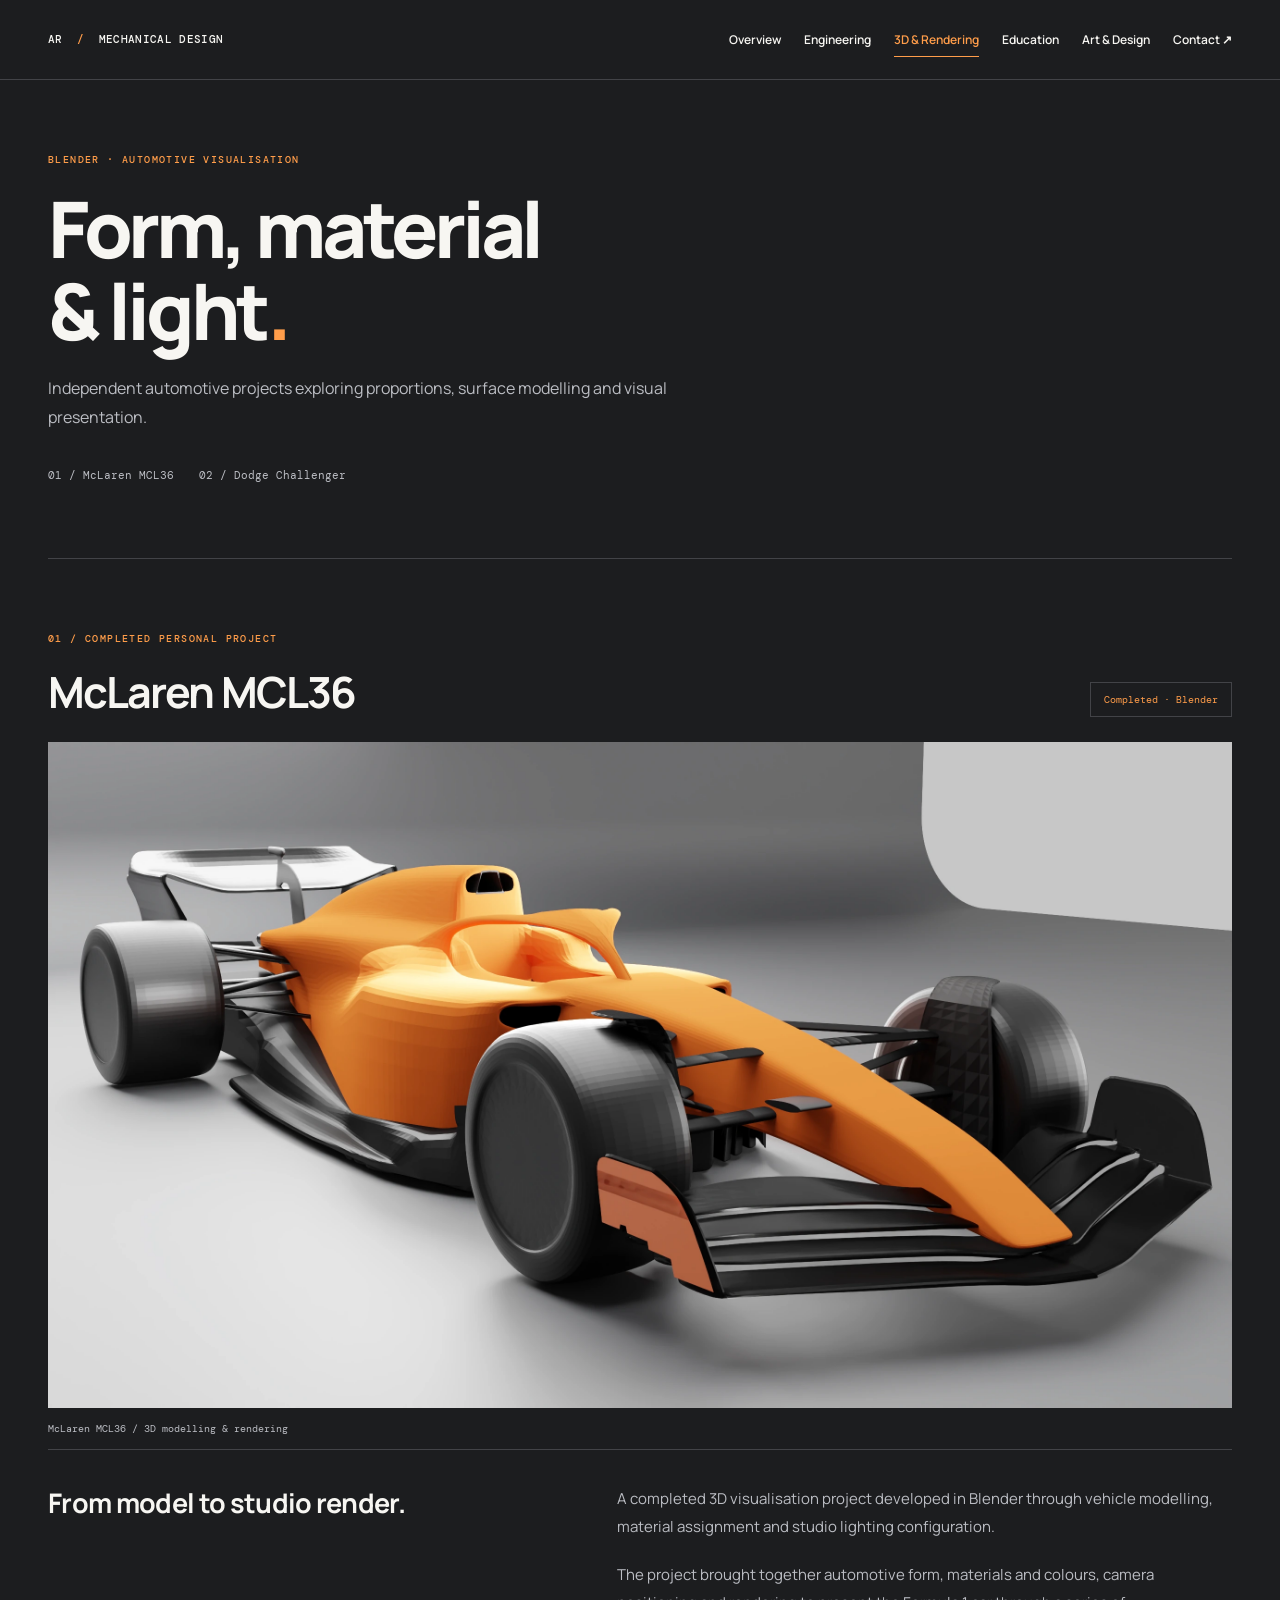
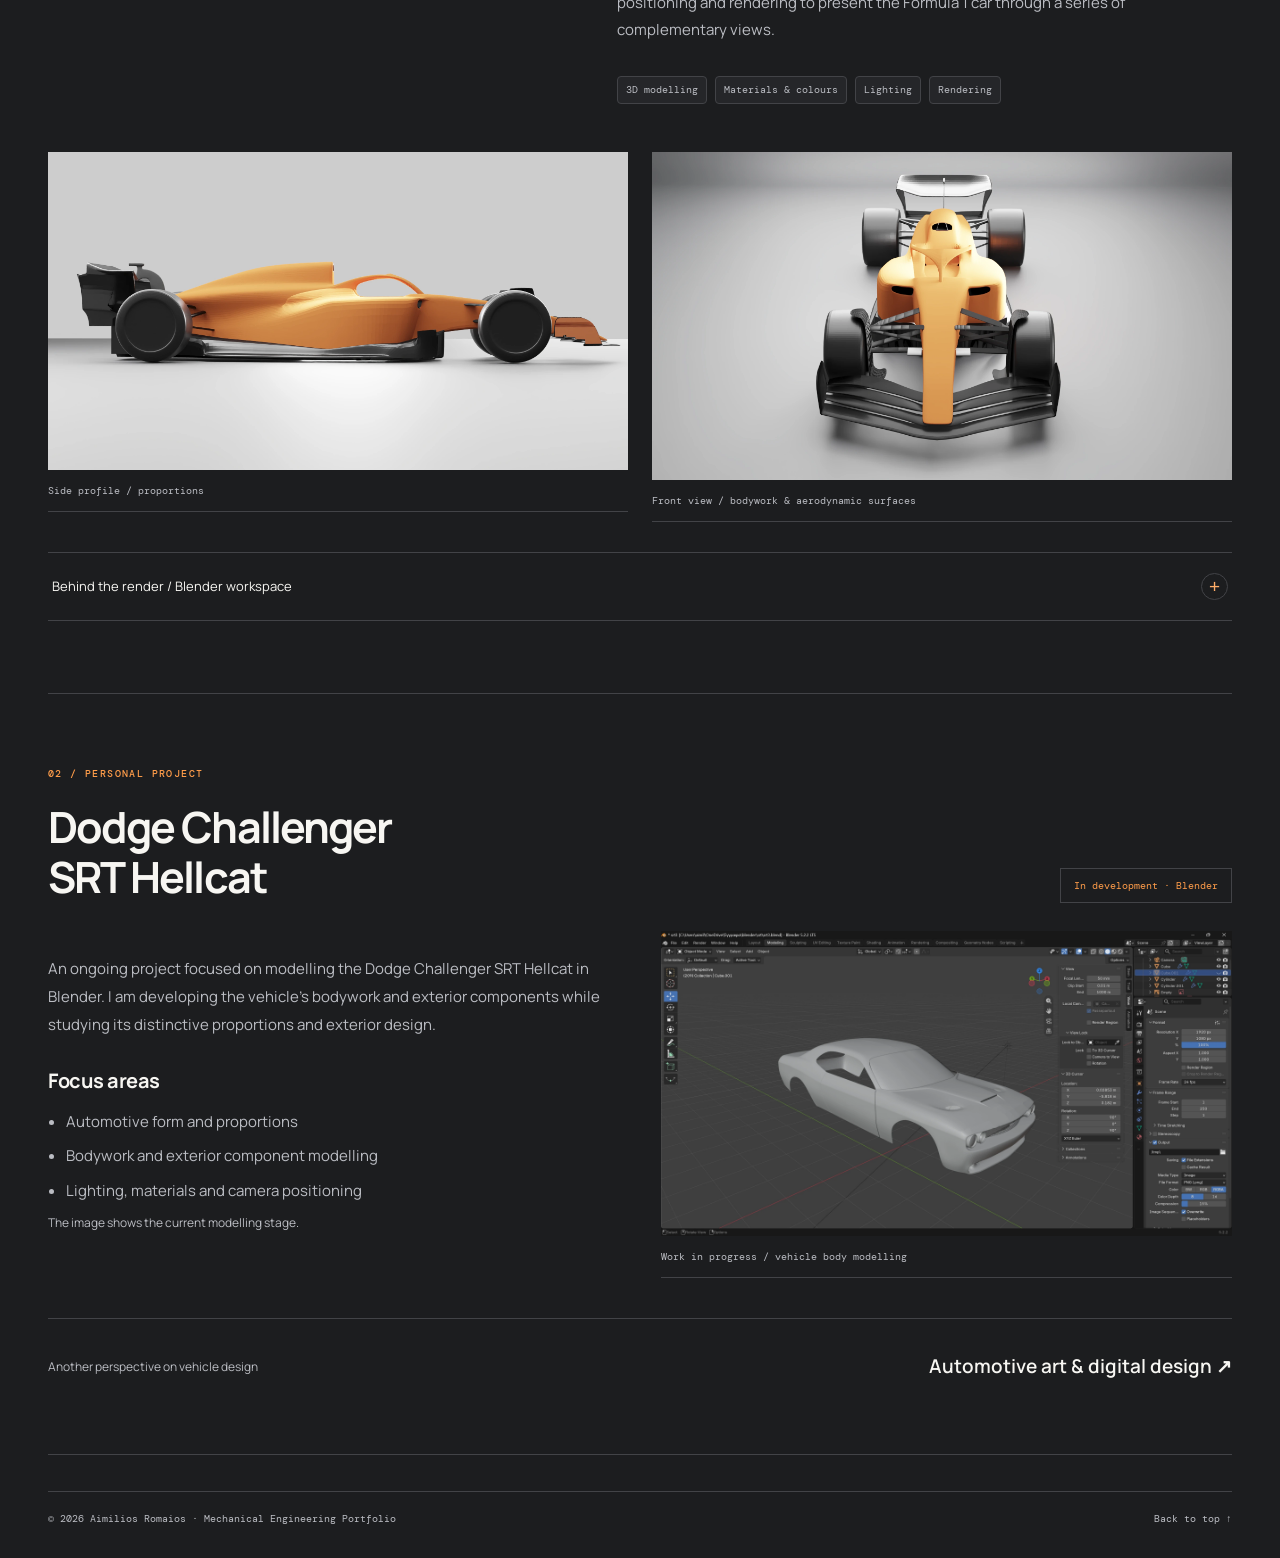
<file: visualisation.html>
<!doctype html>
<html lang="en">
<head><meta charset="UTF-8" /><meta name="viewport" content="width=device-width, initial-scale=1" /><meta name="description" content="Automotive modelling and rendering by Aimilios Romaios: McLaren MCL36 and the in-development Dodge Challenger SRT Hellcat in Blender." /><title>3D &amp; Rendering | Aimilios Romaios</title><link rel="preconnect" href="https://fonts.googleapis.com" /><link rel="preconnect" href="https://fonts.gstatic.com" crossorigin /><link href="https://fonts.googleapis.com/css2?family=DM+Mono:wght@400;500&family=Manrope:wght@400;500;600;700;800&display=swap" rel="stylesheet" /><link rel="stylesheet" href="styles.css?v=dc5e56f8a6e1" /><script src="script.js?v=663378ab82b4" defer></script></head>
<body>
  <a class="skip-link" href="#main">Skip to content</a>
  <header class="site-header"><a class="brand" href="index.html" aria-label="Aimilios Romaios home">AR<span> / </span>MECHANICAL DESIGN</a><button class="menu-toggle" aria-controls="site-nav" aria-expanded="false" hidden>Menu <span aria-hidden="true">+</span></button><nav id="site-nav" aria-label="Main navigation"><a href="index.html">Overview</a><a href="engineering.html">Engineering</a><a href="visualisation.html" aria-current="page">3D &amp; Rendering</a><a href="education.html">Education</a><a href="creative.html">Art &amp; Design</a><a href="index.html#contact">Contact ↗</a></nav></header>
  <main id="main" class="page-shell">
    <header class="hero"><p class="eyebrow">BLENDER · AUTOMOTIVE VISUALISATION</p><h1>Form, material<br />&amp; light<span class="accent">.</span></h1><p class="intro">Independent automotive projects exploring proportions, surface modelling and visual presentation.</p><nav class="section-nav" aria-label="Rendering projects"><a href="#mcl36">01 / McLaren MCL36</a><a href="#dodge">02 / Dodge Challenger</a></nav></header>
    <section id="mcl36" class="section-block" aria-labelledby="mcl36-title"><div class="section-heading"><div><p class="eyebrow">01 / COMPLETED PERSONAL PROJECT</p><h2 class="section-title" id="mcl36-title">McLaren MCL36</h2></div><span class="status">Completed · Blender</span></div><figure class="gallery-figure wide-render"><a href="mcl36-front.webp" data-lightbox><img src="mcl36-front.webp" alt="Three-quarter front studio render of the McLaren MCL36 in papaya orange" fetchpriority="high" width="2560" height="1440" /></a><figcaption>McLaren MCL36 / 3D modelling &amp; rendering</figcaption></figure><div class="profile-layout project-description"><h3>From model to studio render.</h3><div class="prose"><p>A completed 3D visualisation project developed in Blender through vehicle modelling, material assignment and studio lighting configuration.</p><p>The project brought together automotive form, materials and colours, camera positioning and rendering to present the Formula 1 car through a series of complementary views.</p><div class="project-tags"><span>3D modelling</span><span>Materials &amp; colours</span><span>Lighting</span><span>Rendering</span></div></div></div><div class="gallery-grid"><figure class="gallery-figure"><a href="mcl36-side.webp" data-lightbox><img src="mcl36-side.webp" alt="Side profile render of the McLaren MCL36" loading="lazy" width="2200" height="1207" /></a><figcaption>Side profile / proportions</figcaption></figure><figure class="gallery-figure"><a href="mcl36-top.webp" data-lightbox><img src="mcl36-top.webp" alt="Front and elevated view of the McLaren MCL36" loading="lazy" width="2151" height="1216" /></a><figcaption>Front view / bodywork &amp; aerodynamic surfaces</figcaption></figure></div><details class="supplementary"><summary>Behind the render / Blender workspace</summary><figure class="gallery-figure"><a href="mcl36-blender.webp" data-lightbox><img src="mcl36-blender.webp" alt="McLaren MCL36 model in the Blender workspace" loading="lazy" width="2557" height="1366" /></a><figcaption>Blender / modelling and scene preparation</figcaption></figure></details></section>
    <section id="dodge" class="section-block" aria-labelledby="dodge-title"><div class="section-heading"><div><p class="eyebrow">02 / PERSONAL PROJECT</p><h2 class="section-title" id="dodge-title">Dodge Challenger<br />SRT Hellcat</h2></div><span class="status">In development · Blender</span></div><div class="split-layout"><div class="prose"><p>An ongoing project focused on modelling the Dodge Challenger SRT Hellcat in Blender. I am developing the vehicle’s bodywork and exterior components while studying its distinctive proportions and exterior design.</p><h3>Focus areas</h3><ul><li>Automotive form and proportions</li><li>Bodywork and exterior component modelling</li><li>Lighting, materials and camera positioning</li></ul><p class="figure-note">The image shows the current modelling stage.</p></div><figure class="gallery-figure"><a href="dodge-progress.webp" data-lightbox><img src="dodge-progress.webp" alt="Untextured Dodge Challenger body model in Blender, shown in development" loading="lazy" width="2556" height="1368" /></a><figcaption>Work in progress / vehicle body modelling</figcaption></figure></div><a class="next-page" href="creative.html">Another perspective on vehicle design <span>Automotive art &amp; digital design ↗</span></a></section>
    <footer><span>© <span id="year">2026</span> Aimilios Romaios · Mechanical Engineering Portfolio</span><a href="#main">Back to top ↑</a></footer>
  </main>
</body>
</html>
</file>
<file: styles.css>
:root { --bg:#1c1d1f; --surface:#252629; --surface-2:#303135; --line:#424347; --text:#f7f6f2; --muted:#bbbdc3; --blue:#ff9d4a; --blue-soft:#ffad68; --accent:#ff9d4a; }
* { box-sizing:border-box; } html { scroll-behavior:smooth; } body { margin:0; background:radial-gradient(800px 520px at 18% -10%,#124759 0%,transparent 60%),var(--bg); color:var(--text); font-family:Manrope,Arial,sans-serif; line-height:1.6; }
.page-shell { max-width:1220px; padding:58px 42px 26px; margin:auto; } .hero { border-bottom:1px solid var(--line); padding:7px 0 38px; } .eyebrow,.mini-label,.section-label,.workflow { color:var(--blue-soft); font:500 11px/1.2 "DM Mono",monospace; letter-spacing:.14em; text-transform:uppercase; }
h1,h2,p { margin-top:0; } h1 { max-width:680px; margin:15px 0 9px; font-size:clamp(42px,6.2vw,70px); line-height:1.02; letter-spacing:-.055em; } h2 { line-height:1.16; letter-spacing:-.035em; } .intro { max-width:760px; margin-bottom:20px; color:#c8d1df; font-size:17px; }
.contact-links { display:flex; flex-wrap:wrap; gap:17px; margin-bottom:21px; } a { color:var(--blue-soft); text-decoration:none; } a:hover { color:white; } .contact-links a { font-size:14px; font-weight:700; }
.identity-tags,.project-tags { display:flex; flex-wrap:wrap; gap:8px; } .identity-tags span,.project-tags span { border:1px solid var(--line); background:rgba(20,31,52,.65); border-radius:999px; padding:6px 10px; color:#cbd5e6; font:12px "DM Mono",monospace; } .identity-tags b { color:var(--blue-soft); font-weight:500; }
.content-grid { display:grid; grid-template-columns:minmax(0,1.62fr) minmax(300px,1.08fr); gap:28px; padding-top:42px; } .section-label { display:flex; align-items:center; gap:10px; margin:0 0 18px; } .section-label i { height:1px; flex:1; background:var(--line); }
.project-card,.side-card,.coming-card { overflow:hidden; border:1px solid var(--line); border-radius:16px; background:linear-gradient(145deg,rgba(14,48,59,.96),rgba(6,20,28,.96)); box-shadow:0 18px 50px rgba(0,0,0,.18); } .project-hero { position:relative; min-height:336px; overflow:hidden; } .project-hero>img { width:100%; height:336px; object-fit:cover; object-position:center; display:block; transform:scale(1.015); } .image-shade { position:absolute; inset:0; background:linear-gradient(0deg,rgba(3,15,21,.92),rgba(3,15,21,.02) 62%); } .project-badge { position:absolute; top:15px; right:15px; padding:5px 8px; border:1px solid rgba(165,237,244,.38); background:rgba(5,35,43,.78); border-radius:5px; color:var(--blue-soft); font:11px "DM Mono",monospace; text-transform:uppercase; } .project-title { position:absolute; bottom:21px; left:24px; right:24px; } .project-title p { margin-bottom:5px; color:#bdd2d7; font:12px "DM Mono",monospace; } .project-title h2 { margin:0; font-size:27px; } .project-title span { color:var(--blue-soft); font-size:14px; font-weight:700; }
.project-summary { padding:21px 24px 16px; } .project-summary p { margin-bottom:13px; color:#c7d1de; } .workflow { display:flex; gap:7px; flex-wrap:wrap; color:#a9c7e3; font-size:10px; letter-spacing:.05em; } .workflow i { color:var(--accent); font-style:normal; }
.accordions { padding:0 15px 8px; } details { border-top:1px solid var(--line); } summary { padding:13px 8px; display:flex; align-items:center; gap:12px; cursor:pointer; list-style:none; } summary::-webkit-details-marker { display:none; } summary::after { content:"+"; margin-left:auto; width:25px; height:25px; display:grid; place-items:center; color:var(--blue-soft); border:1px solid var(--line); border-radius:50%; font:19px/1 Arial; } details[open] summary::after { content:"−"; } summary>img { width:84px; height:58px; object-fit:cover; border-radius:6px; } summary span { display:grid; gap:2px; } summary b { font-size:14px; } summary small { color:var(--muted); font-size:12px; line-height:1.35; }
.detail-content { margin:0 8px 16px; color:#b9c4d5; font-size:14px; } .detail-content p { margin:0; } .two-column { display:grid; grid-template-columns:1.2fr .8fr; gap:22px; } ul { padding-left:18px; margin:0; } li { margin:3px 0; } .setup-grid,.results-grid { display:grid; grid-template-columns:1fr 1fr; gap:13px; } figure { margin:0; overflow:hidden; border:1px solid var(--line); border-radius:8px; background:#080c15; } figure img { width:100%; display:block; aspect-ratio:1.65; object-fit:cover; } figcaption { padding:7px 9px; color:#90a7c5; font:10px "DM Mono",monospace; } .setup-grid p,.results-grid p { grid-column:1/-1; }
.project-tags { padding:5px 23px 23px; } .project-tags span { font-size:10px; padding:5px 8px; } .sidebar { display:grid; align-content:start; gap:15px; } .side-card { padding:21px; } .side-card h2 { margin:4px 0 11px; font-size:19px; } .side-card p { color:#bdd3d8; font-size:14px; margin-bottom:0; } .profile-card { padding:28px; border-color:rgba(128,230,165,.42); background:linear-gradient(145deg,rgba(13,66,68,.94),rgba(7,30,38,.97)); } .profile-card h2 { font-size:30px; } .profile-card > p:not(.mini-label) { color:#e4f7f2; font-size:18px; line-height:1.55; } .profile-card .profile-detail { margin-top:18px; color:#b1d8d0; font-size:14px; } .skills { list-style:none; padding:0; color:#c6e0e0; font-size:13px; } .skills li { padding:8px 0; border-top:1px solid var(--line); } .skills li::before { content:"›"; margin-right:8px; color:var(--accent); } .edit-note { border-color:rgba(128,230,165,.30); background:linear-gradient(145deg,rgba(16,72,65,.62),rgba(7,29,35,.95)); }
.coming-card { margin-top:18px; padding:25px; border-style:dashed; background:transparent; box-shadow:none; } .coming-card p { color:var(--blue-soft); font:11px "DM Mono",monospace; text-transform:uppercase; letter-spacing:.11em; } .coming-card h2 { font-size:21px; margin-bottom:6px; } .coming-card span { color:var(--muted); font-size:14px; } footer { margin-top:36px; padding-top:18px; border-top:1px solid var(--line); color:#8694aa; font:11px "DM Mono",monospace; }
@media (max-width:830px) { .page-shell { padding:38px 18px 20px; } .content-grid { grid-template-columns:1fr; gap:24px; padding-top:31px; } .sidebar { grid-template-columns:repeat(2,1fr); } .edit-note { grid-column:1/-1; } } @media (max-width:540px) { h1 { font-size:44px; } .project-hero,.project-hero>img { min-height:285px; height:285px; } .project-title { left:17px; bottom:17px; } .project-title h2 { font-size:23px; } .project-summary { padding:18px 17px 14px; } .two-column,.setup-grid,.results-grid { grid-template-columns:1fr; } .sidebar { grid-template-columns:1fr; } .edit-note { grid-column:auto; } summary>img { width:68px; height:53px; } }

/* Portfolio expansion: the original F1 case-study components are retained above. */
body { background:var(--bg); color:var(--text); }
img { max-width:100%; }
a { color:inherit; text-underline-offset:.25em; }
a:hover { color:var(--accent); }
a:focus-visible,button:focus-visible,summary:focus-visible { outline:3px solid var(--accent); outline-offset:5px; }
button { font:inherit; }
[hidden] { display:none !important; }
h1 { max-width:100%; font-size:clamp(44px,6.2vw,78px); font-weight:800; letter-spacing:-.055em; line-height:1.05; }
h3 { font-size:20px; line-height:1.35; letter-spacing:-.025em; margin:0 0 14px; }
p { margin:0 0 20px; }
li { margin:7px 0; }
section[id] { scroll-margin-top:110px; }
.accent { color:var(--accent); }
.muted { color:var(--muted); }
.page-shell { max-width:1280px; padding:48px 48px 30px; }
.skip-link { position:fixed; left:16px; top:-90px; z-index:100; padding:12px 20px; background:var(--accent); color:#161616; }
.skip-link:focus { top:14px; }
.site-header { position:sticky; top:0; z-index:20; display:flex; align-items:center; justify-content:space-between; gap:24px; min-height:80px; padding:18px max(32px,calc((100vw - 1184px)/2)); background:var(--bg); border-bottom:1px solid var(--line); }
.brand { white-space:nowrap; font:500 11px/1.4 'DM Mono',monospace; letter-spacing:.03em; }
.brand span { color:var(--accent); margin:0 7px; }
.site-header nav { display:flex; gap:23px; align-items:center; }
.site-header nav a { padding:7px 0; font-size:12px; font-weight:600; white-space:nowrap; }
.site-header nav a[aria-current] { color:var(--accent); box-shadow:0 1px 0 var(--accent); }
.menu-toggle { display:none; background:none; color:var(--text); border:1px solid var(--line); padding:9px 12px; font-size:13px; }
.menu-toggle span { margin-left:18px; color:var(--accent); }
.eyebrow,.mini-label { color:var(--accent); font-size:10px; line-height:1.6; letter-spacing:.14em; }
.home-hero { display:grid; grid-template-columns:.9fr 1.1fr; gap:48px; align-items:center; padding:24px 0 54px; }
.hero-copy h1 { margin:22px 0 24px; }
.hero-role { font-size:20px; font-weight:700; line-height:1.5; }
.hero-role span { color:var(--muted); font-size:13px; font-weight:500; }
.intro { color:var(--muted); font-size:16px; line-height:1.8; max-width:660px; }
.actions { display:flex; align-items:center; flex-wrap:wrap; gap:25px; margin-top:28px; }
.button { display:inline-flex; justify-content:space-between; gap:28px; padding:14px 18px; background:var(--accent); color:#1b1b1b; font-size:13px; font-weight:800; border:1px solid transparent; }
.button:hover { background:#ffb978; color:#1b1b1b; }
.text-link { font-size:13px; font-weight:700; }
.hero-visual { background:transparent; border:none; border-radius:0; }
.hero-visual img { display:block; width:100%; height:auto; min-height:0; aspect-ratio:auto; object-fit:contain; }
.hero-visual figcaption { display:grid; gap:7px; background:var(--surface); color:var(--text); padding:20px; font:12px/1.6 'DM Mono',monospace; }
.hero-visual figcaption span { color:var(--accent); font-size:9px; letter-spacing:.13em; }
.identity-strip { display:flex; gap:25px; flex-wrap:wrap; padding:21px 0; border-block:1px solid var(--line); color:var(--muted); font:10px/1.5 'DM Mono',monospace; text-transform:uppercase; letter-spacing:.1em; }
.identity-strip span+span::before { content:'/'; margin-right:25px; color:var(--accent); }
.section-block { padding:72px 0; border-bottom:1px solid var(--line); }
.section-title { font-size:clamp(28px,3.7vw,43px); line-height:1.17; font-weight:700; letter-spacing:-.045em; margin:0 0 26px; }
.profile-layout { display:grid; grid-template-columns:.9fr 1.1fr; gap:65px; }
.prose { color:var(--muted); font-size:15px; line-height:1.85; }
.prose h3 { color:var(--text); margin-top:28px; }
.prose h3:first-child { margin-top:0; }
.prose .section-title { color:var(--text); }
.prose .text-link { color:var(--text); }
.section-heading { display:flex; gap:25px; align-items:end; justify-content:space-between; margin-bottom:25px; }
.section-heading .section-title { margin-bottom:0; }
.section-heading>.text-link { white-space:nowrap; margin-bottom:5px; }
.section-intro { color:var(--muted); font-size:17px; max-width:780px; margin-bottom:34px; }
.work-grid { display:grid; grid-template-columns:1.2fr 1fr 1fr; gap:22px; }
.work-card { background:var(--surface); border:1px solid var(--line); border-radius:7px; overflow:hidden; display:flex; flex-direction:column; transition:border-color .2s; }
.work-card:hover { border-color:var(--accent); color:var(--text); }
.work-card>img { display:block; width:100%; height:auto; aspect-ratio:auto; object-fit:contain; background:transparent; }
.work-card>div { padding:24px; display:flex; flex:1; flex-direction:column; }
.work-card .mini-label { font-size:9px; margin-bottom:14px; }
.work-card h3 { font-size:22px; }
.work-card p:not(.mini-label) { color:var(--muted); font-size:13px; }
.work-card .text-link { margin-top:auto; color:var(--accent); }
.index-links { display:flex; flex-wrap:wrap; gap:14px 30px; margin-top:28px; font-size:13px; }
.toolkit-grid { display:grid; grid-template-columns:repeat(4,1fr); gap:28px; margin-top:36px; }
.toolkit-grid>section { border-top:1px solid var(--line); padding-top:19px; }
.tool-number { color:var(--accent); font:11px 'DM Mono',monospace; }
.toolkit-grid h3 { margin-top:24px; font-size:17px; }
.plain-list { list-style:none; padding:0; color:var(--muted); font-size:13px; }
.plain-list li { padding:4px 0; }
.toolkit-note { display:flex; gap:40px; border-top:1px solid var(--line); margin-top:30px; padding-top:22px; color:var(--muted); font-size:12px; }
.toolkit-note p { flex:1; margin-bottom:0; }
.contact-section { display:grid; grid-template-columns:1.2fr 1fr; gap:70px; padding:76px 0 40px; }
.contact-section p:not(.eyebrow) { max-width:500px; color:var(--muted); font-size:14px; }
.contact-stack { display:flex; flex-direction:column; justify-content:center; align-items:start; gap:18px; font-size:17px; }
.contact-stack span { font:11px 'DM Mono',monospace; color:var(--muted); margin-top:10px; }
footer { color:var(--muted); font-size:10px; line-height:1.8; display:flex; justify-content:space-between; gap:20px; flex-wrap:wrap; }
.hero { padding:24px 0 38px; }
.hero .intro { margin-top:22px; }
.section-nav { display:flex; flex-wrap:wrap; gap:10px 25px; margin:28px 0; }
.section-nav a { font:11px/1.7 'DM Mono',monospace; color:var(--muted); padding:7px 0; }
.section-nav a:hover { color:var(--accent); }
.identity-tags span,.project-tags span { background:var(--surface); color:var(--muted); border-radius:4px; font-size:10px; line-height:1.6; }
.project-card,.side-card { background:var(--surface); box-shadow:none; border-radius:8px; }
.profile-card { border-color:var(--line); background:var(--surface); }
.profile-card>p:not(.mini-label),.side-card p,.profile-card .profile-detail { color:var(--muted); }
.side-card .mini-label { color:var(--accent); }
.profile-card>p:not(.mini-label) { font-size:15px; }
.profile-card .profile-detail { font-size:13px; }
.content-grid { grid-template-columns:minmax(0,1.8fr) minmax(250px,1fr); }
.project-title p { color:#e2e2e2; }
.project-title h2 { color:white; }
.project-title span { color:#ffb77b; }
.project-title { left:24px; right:24px; }
.project-badge { background:#252629; color:var(--accent); border-color:var(--line); }
.image-shade { background:linear-gradient(0deg,rgba(18,18,19,.95),rgba(18,18,19,.1) 72%); }
.project-summary p,.detail-content,.skills { color:var(--muted); }
.section-label { color:var(--accent); }
.workflow { color:var(--muted); }
.project-card figure img { width:100%; height:auto; aspect-ratio:auto; object-fit:contain; background:transparent; }
.detail-content figcaption { color:var(--muted); background:var(--surface); }
.split-layout { display:grid; grid-template-columns:1fr 1fr; gap:42px; align-items:center; margin:28px 0 36px; }
.gallery-grid { display:grid; grid-template-columns:1fr 1fr; gap:24px; margin:26px 0; align-items:start; }
.gallery-figure { background:transparent; border:none; border-radius:0; overflow:visible; }
.gallery-figure img { width:auto; max-width:100%; height:auto; display:block; aspect-ratio:auto; object-fit:contain; background:transparent; }
.gallery-figure>a { display:block; cursor:zoom-in; }
.gallery-figure figcaption { background:transparent; color:var(--muted); padding:12px 0; border-bottom:1px solid var(--line); font:10px/1.7 'DM Mono',monospace; }
.gallery-figure a:focus-visible { outline-offset:-4px; }
.comparison-grid .gallery-figure img { aspect-ratio:auto; background:transparent; }
.process-list { display:grid; grid-template-columns:repeat(4,1fr); list-style:none; counter-reset:process; padding:0; gap:26px; margin:45px 0; }
.process-list li { counter-increment:process; padding:19px 0; border-top:1px solid var(--line); font-size:12px; color:var(--muted); }
.process-list li::before { content:'0' counter(process); display:block; color:var(--accent); font:12px 'DM Mono',monospace; margin-bottom:22px; }
.process-list b { display:block; color:var(--text); font-size:14px; margin-bottom:10px; }
.figure-note { color:var(--muted); font-size:12px; max-width:780px; line-height:1.8; }
.supplementary { border-bottom:1px solid var(--line); margin-top:30px; }
.supplementary>summary { font-size:13px; padding:20px 4px; }
.component-project h3 { margin-top:25px; }
.component-project p { color:var(--muted); font-size:14px; line-height:1.85; }
.component-project .gallery-figure img { aspect-ratio:auto; }
.prose .project-tags { padding:12px 0; }
.next-page { border-top:1px solid var(--line); display:flex; justify-content:space-between; align-items:center; flex-wrap:wrap; gap:20px; padding:32px 0 0; margin-top:40px; color:var(--muted); font-size:12px; }
.next-page span { font-size:19px; color:var(--text); font-weight:600; }
.next-page:hover span { color:var(--accent); }
.status { font:10px/1.7 'DM Mono',monospace; color:var(--accent); border:1px solid var(--line); padding:8px 13px; white-space:nowrap; }
.wide-render img { aspect-ratio:auto; }
.project-description { padding:35px 0 10px; }
.project-description h3 { font-size:27px; }
.education-theme { --bg:#282724; --surface:#302f2b; --surface-2:#393731; --line:#514d44; --text:#f3eee5; --muted:#c4bfb5; --accent:#e2b87e; --blue:#e2b87e; --blue-soft:#e2b87e; }
.creative-theme { --bg:#24282e; --surface:#2c3138; --surface-2:#343b43; --line:#48525d; --text:#f1f0ec; --muted:#bdc6cf; --accent:#e0b6a8; --blue:#e0b6a8; --blue-soft:#e0b6a8; }
.education-theme .hero,.creative-theme .hero { padding-bottom:40px; }
.education-theme .section-title,.creative-theme .section-title { font-weight:600; }
.credential-row { display:grid; grid-template-columns:1fr 2fr; gap:65px; padding:60px 0; border-bottom:1px solid var(--line); }
.credential-row>.eyebrow { color:var(--muted); padding-top:10px; }
.credential-row .section-title { font-size:32px; }
.institution { font-size:18px; }
.academic-facts { display:grid; grid-template-columns:1fr 1fr; gap:22px; margin:32px 0; }
.academic-facts div:last-child { grid-column:1/-1; }
.academic-facts dt { color:var(--muted); font:10px/1.8 'DM Mono',monospace; text-transform:uppercase; }
.academic-facts dd { margin:6px 0 0; font-size:17px; }
.credential-list { list-style:none; padding:0; }
.credential-list li { border-top:1px solid var(--line); padding:23px 0; }
.credential-list li>span { color:var(--muted); font:10px/1.8 'DM Mono',monospace; text-transform:uppercase; }
.credential-list h3 { margin:10px 0 5px; font-size:18px; }
.credential-list p { margin:0; color:var(--muted); font-size:14px; }
.art-feature { display:grid; grid-template-columns:1.25fr 1fr; gap:48px; align-items:center; }
.art-feature img { aspect-ratio:auto; object-fit:contain; }
.art-feature .section-title { font-size:34px; }
.shop-layout { display:grid; grid-template-columns:220px 1fr; gap:70px; align-items:center; }
.shop-logo { width:220px; height:220px; object-fit:contain; }
.image-dialog { padding:60px 22px 18px; border:1px solid #68686b; color:#fff; background:#242527; width:min(1200px,94vw); max-height:94dvh; overflow:auto; }
.image-dialog::backdrop { background:rgba(0,0,0,.88); }
.image-dialog img { display:block; width:100%; height:auto; max-height:75dvh; object-fit:contain; }
.image-dialog p { font:12px/1.7 'DM Mono',monospace; margin:15px 0 0; }
.dialog-close { position:absolute; right:18px; top:14px; background:none; border:1px solid #68686b; color:white; padding:7px 12px; cursor:pointer; }
.original-image-link { display:inline-block; margin-top:12px; color:#ffb77b; font-size:13px; }
@media (max-width:1100px) {
  .site-header { padding:18px 30px; gap:20px; }
  .site-header nav { gap:15px; }
  .brand { font-size:10px; }
  .site-header nav a { font-size:11px; }
  .page-shell { padding-inline:32px; }
  .home-hero { gap:32px; }
  .profile-layout { gap:35px; }
  .work-grid { gap:16px; }
  .work-card>div { padding:20px; }
}
@media (max-width:920px) {
  .site-header { flex-wrap:wrap; min-height:70px; }
  .menu-toggle:not([hidden]) { display:block; }
  .site-header nav { width:100%; flex-wrap:wrap; }
  .js-ready #site-nav { display:none; }
  .js-ready #site-nav.is-open { display:flex; }
  .site-header nav a { font-size:13px; padding:10px 5px; }
  .home-hero { grid-template-columns:1fr 1fr; gap:25px; }
  .hero-visual img { min-height:0; }
  .content-grid { grid-template-columns:1fr; }
  .sidebar { grid-template-columns:repeat(3,1fr); }
  .profile-card { padding:21px; }
  .profile-card h2 { font-size:23px; }
  .work-grid { grid-template-columns:1fr 1fr; }
  .work-featured { grid-column:1/-1; display:grid; grid-template-columns:1.2fr 1fr; }
  .work-featured>img { height:auto; object-fit:contain; align-self:start; }
  .toolkit-grid,.process-list { grid-template-columns:1fr 1fr; }
  .section-heading { align-items:start; }
  .art-feature,.credential-row { gap:30px; }
  .contact-section { gap:30px; }
}
@media (max-width:650px) {
  .site-header { padding:14px 20px; gap:10px; }
  .brand { font-size:9px; }
  .brand span { margin-inline:4px; }
  .page-shell { padding:28px 20px 24px; }
  .home-hero { grid-template-columns:1fr; padding-top:12px; gap:35px; }
  .hero-copy h1 { font-size:60px; }
  .hero-role { font-size:18px; }
  .hero-visual img { min-height:0; aspect-ratio:auto; }
  .identity-strip { gap:14px; font-size:9px; }
  .identity-strip span+span::before { display:none; }
  .section-block { padding:48px 0; }
  .profile-layout,.split-layout,.art-feature,.credential-row,.contact-section,.shop-layout { grid-template-columns:1fr; gap:24px; }
  .section-title { font-size:32px; }
  .profile-layout .section-title { margin-bottom:0; }
  .section-heading { flex-direction:column; gap:16px; }
  .work-grid { grid-template-columns:1fr; gap:24px; }
  .work-featured { display:flex; }
  .work-featured>img { height:auto; }
  .work-card>img { aspect-ratio:auto; }
  .toolkit-grid { gap:30px 20px; }
  .toolkit-grid h3 { font-size:16px; }
  .toolkit-note { display:block; }
  .toolkit-note p+p { margin-top:20px; }
  .contact-section { padding-top:48px; }
  .contact-stack { font-size:16px; }
  .sidebar { grid-template-columns:1fr; }
  .gallery-grid { grid-template-columns:1fr; gap:24px; }
  .split-layout { margin-block:24px; }
  .process-list { gap:16px; }
  .section-nav { gap:8px 20px; }
  .section-nav a { font-size:10px; }
  .wide-render img { aspect-ratio:auto; }
  .credential-row { padding:36px 0; }
  .credential-row .section-title { font-size:29px; }
  .academic-facts { gap:20px; }
  .shop-logo { width:150px; height:150px; }
  .next-page span { font-size:17px; }
  .project-title h2 { font-size:23px; }
  .project-hero,.project-hero>img { height:320px; min-height:320px; }
  .project-title span { font-size:12px; }
  .project-title p { font-size:10px; }
}
@media (prefers-reduced-motion:reduce) { html { scroll-behavior:auto; } * { transition:none !important; } }

/* Native image proportions: no artificial canvas, crop or studio backdrop. */
.project-hero { height:auto; min-height:0; }
.project-hero>img { display:block; width:100%; height:auto; min-height:0; aspect-ratio:auto; object-fit:contain; transform:none; }
.project-hero .image-shade { display:none; }
.project-hero .project-badge { position:static; display:inline-block; margin:20px 24px 0; }
.project-hero .project-title { position:static; padding:20px 24px 24px; }
.accordions summary>img { height:auto; aspect-ratio:auto; object-fit:contain; flex-shrink:0; }
@media print { .site-header,.menu-toggle,.actions,footer,.next-page { display:none; } body { background:white; color:black; } .page-shell { max-width:none; padding:0; } .section-block { break-inside:avoid; } }
</file>
